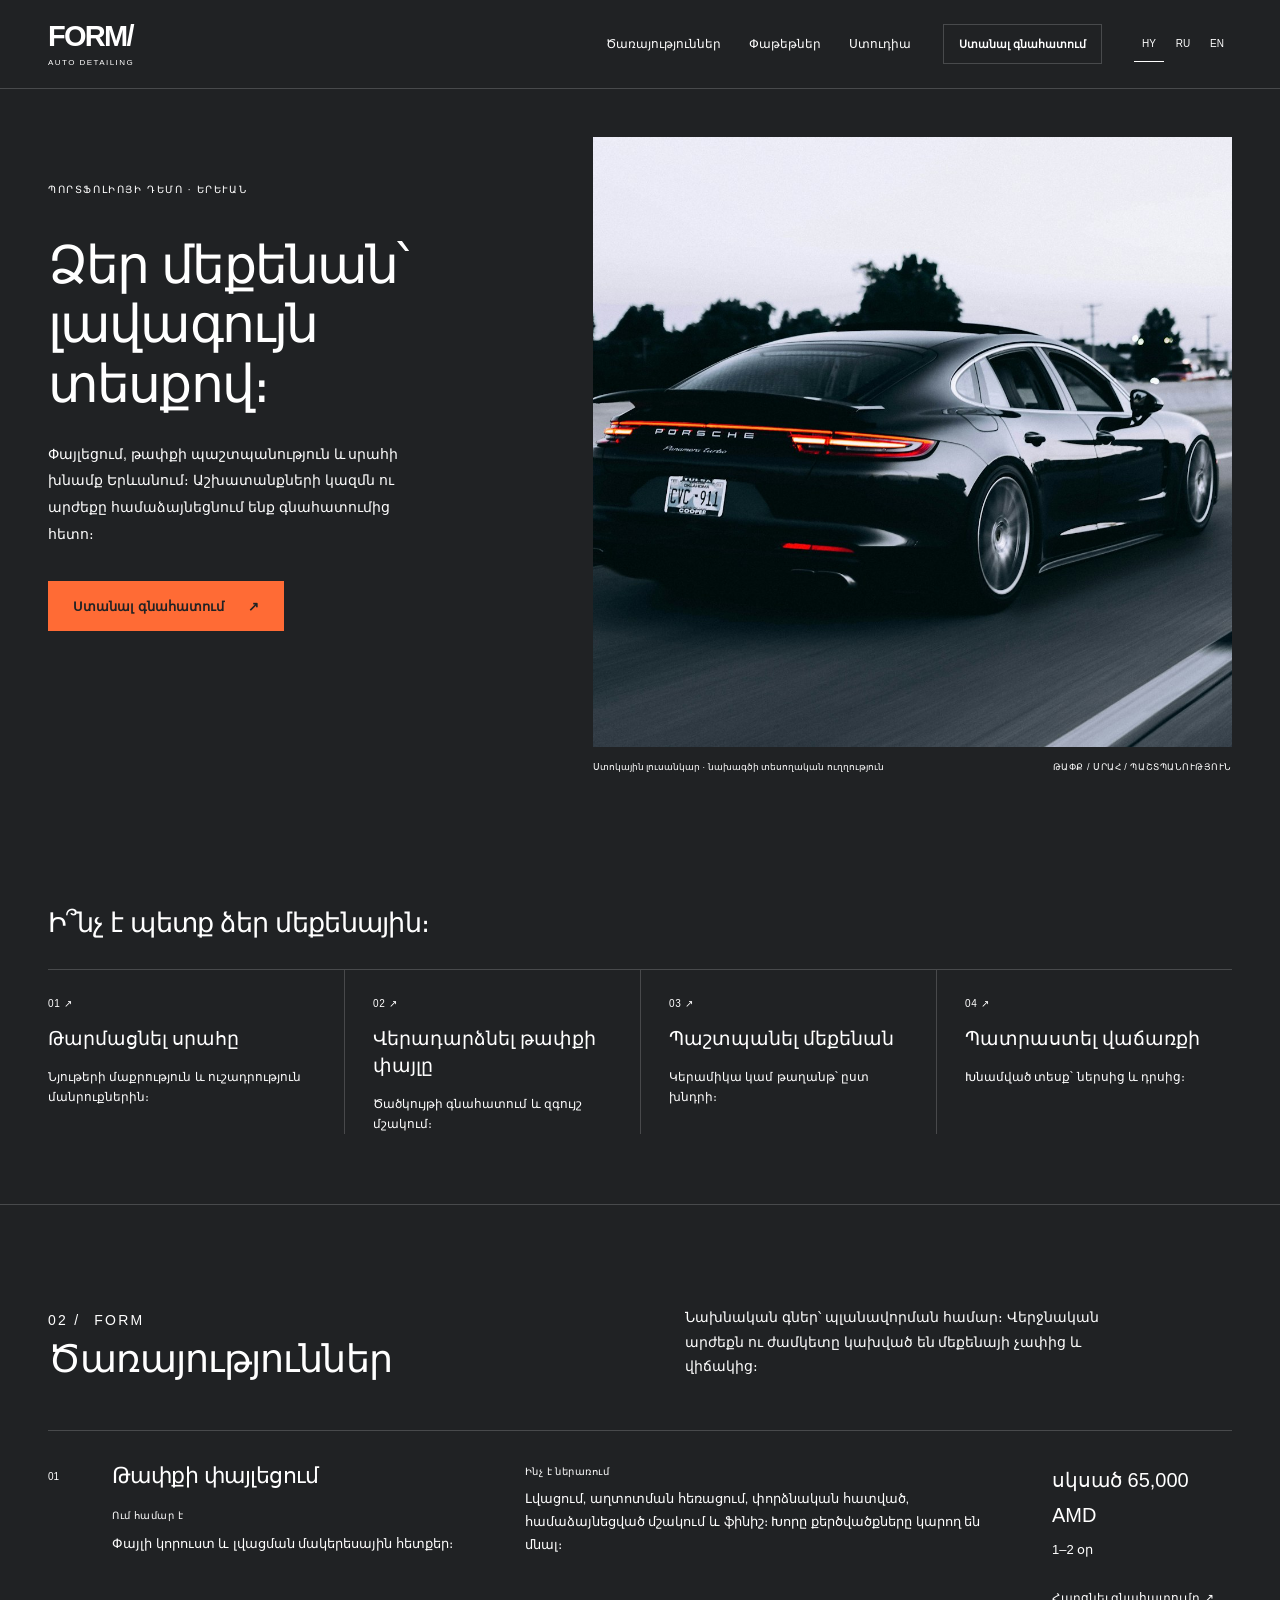
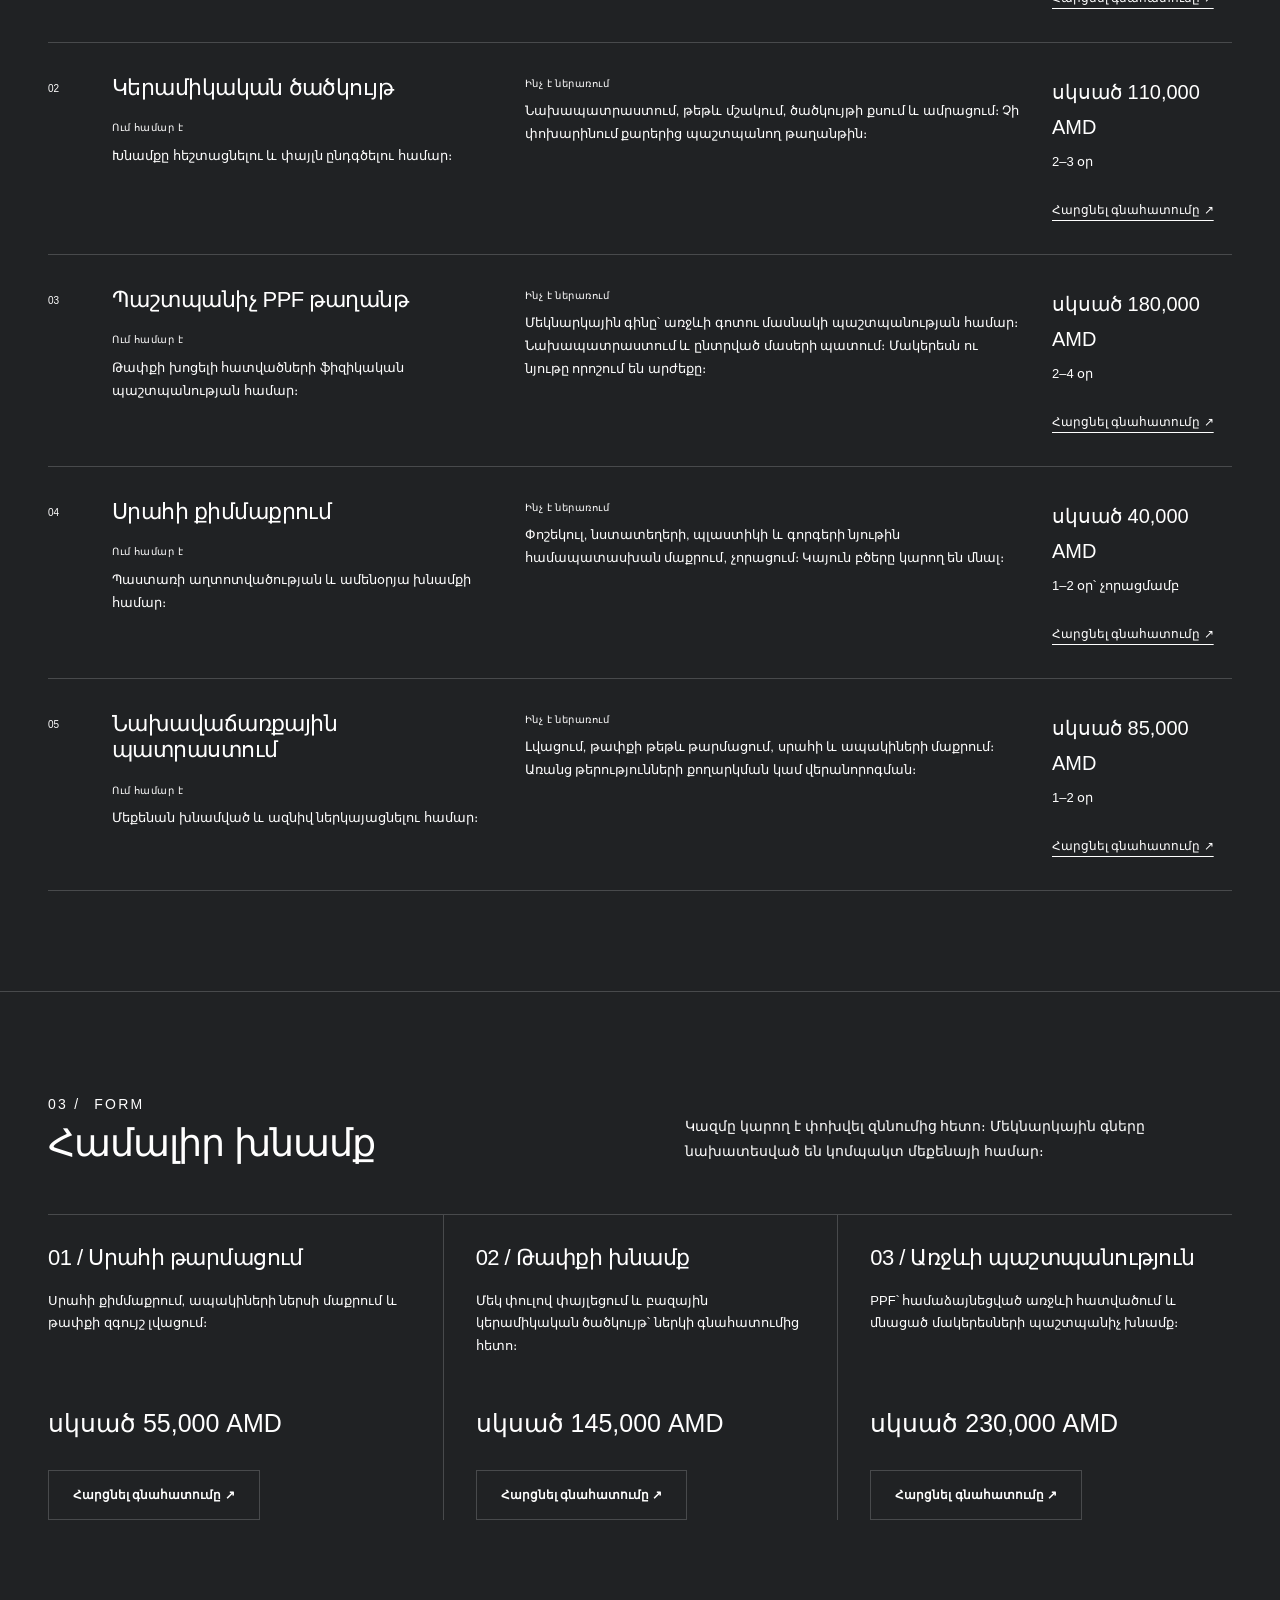
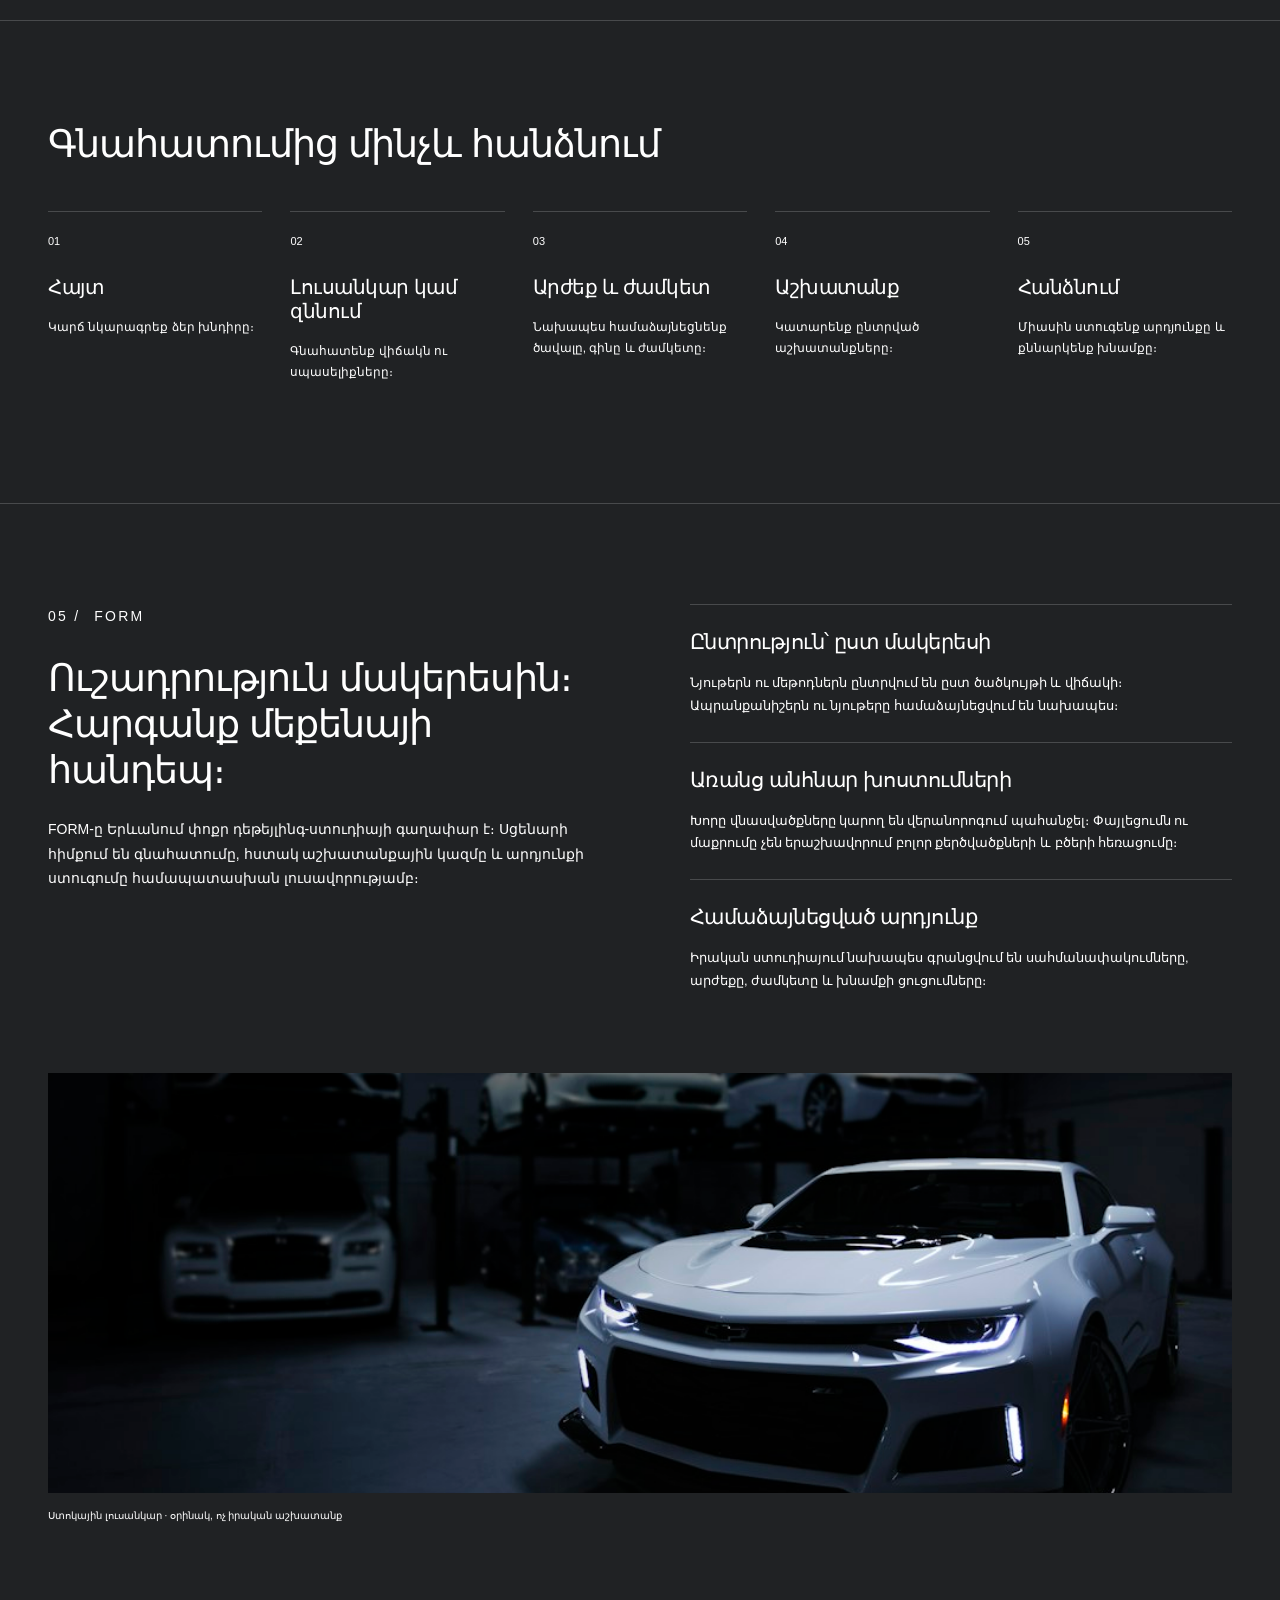
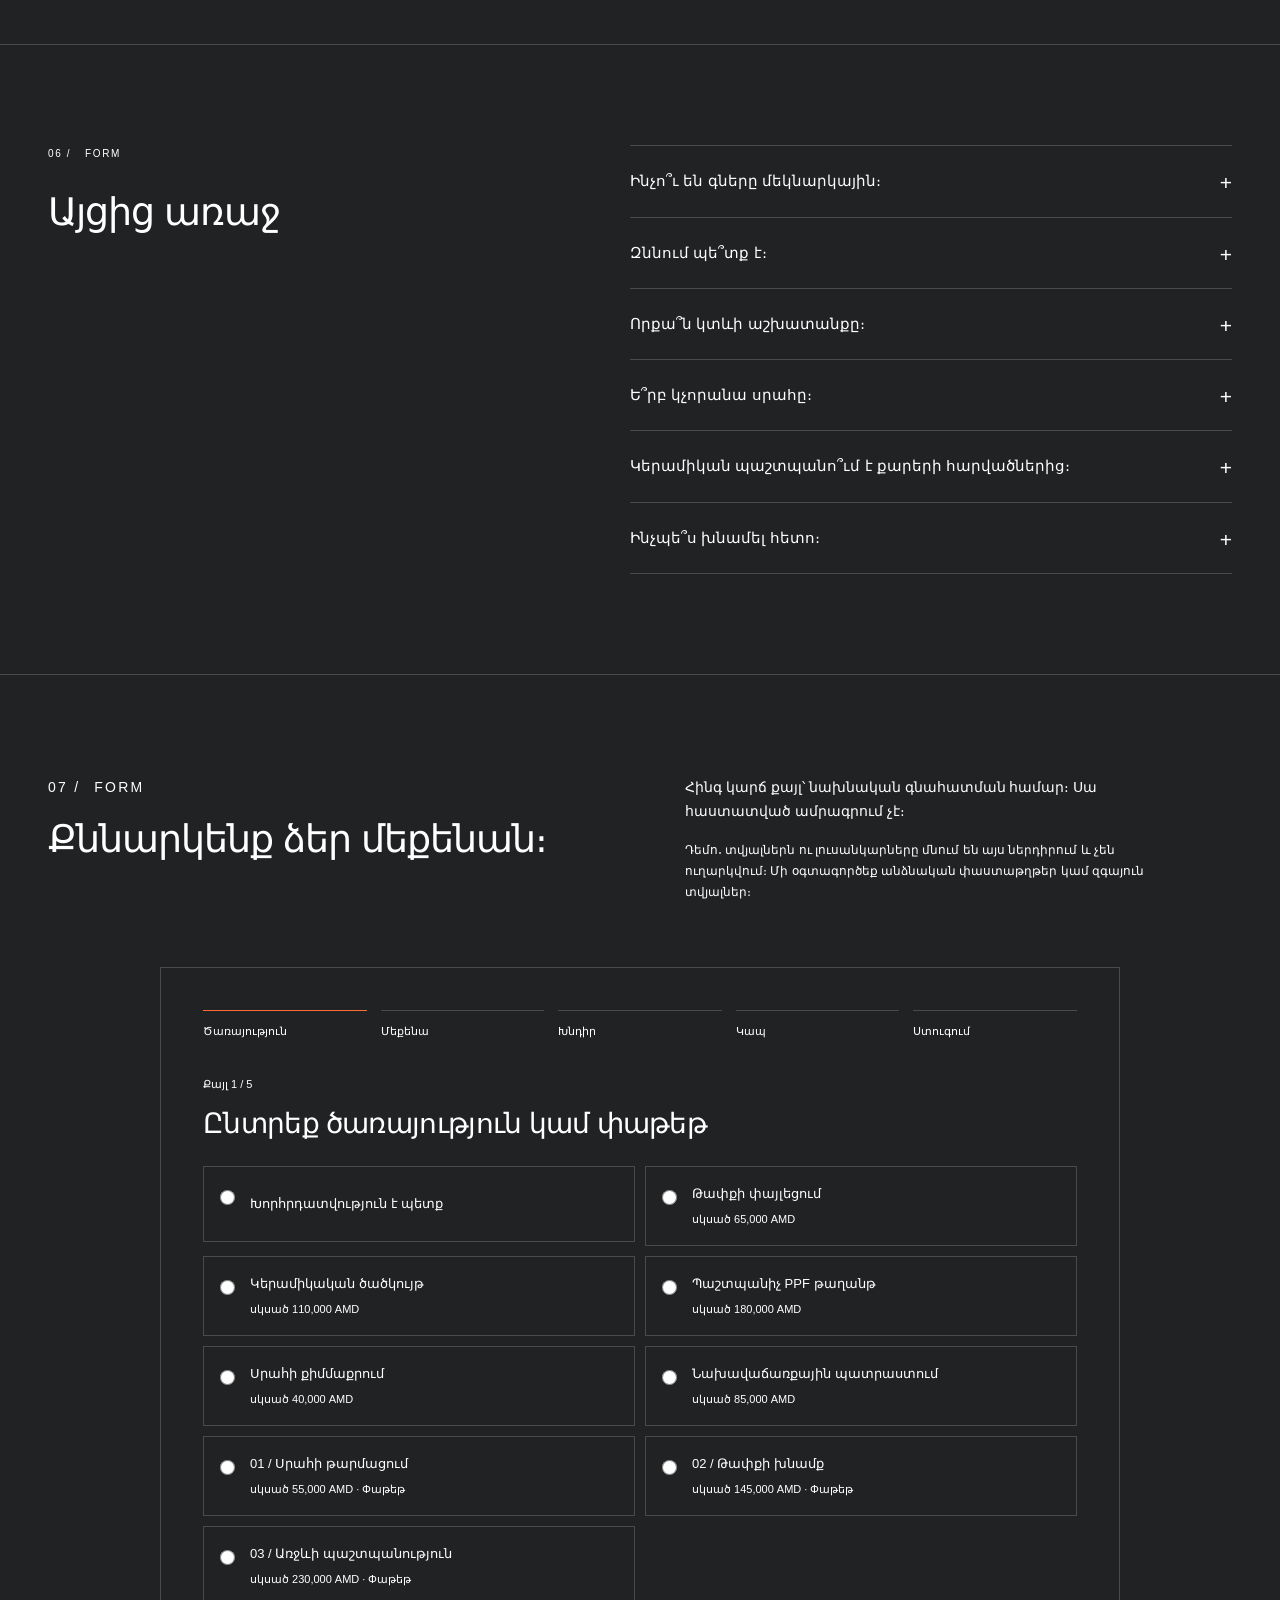
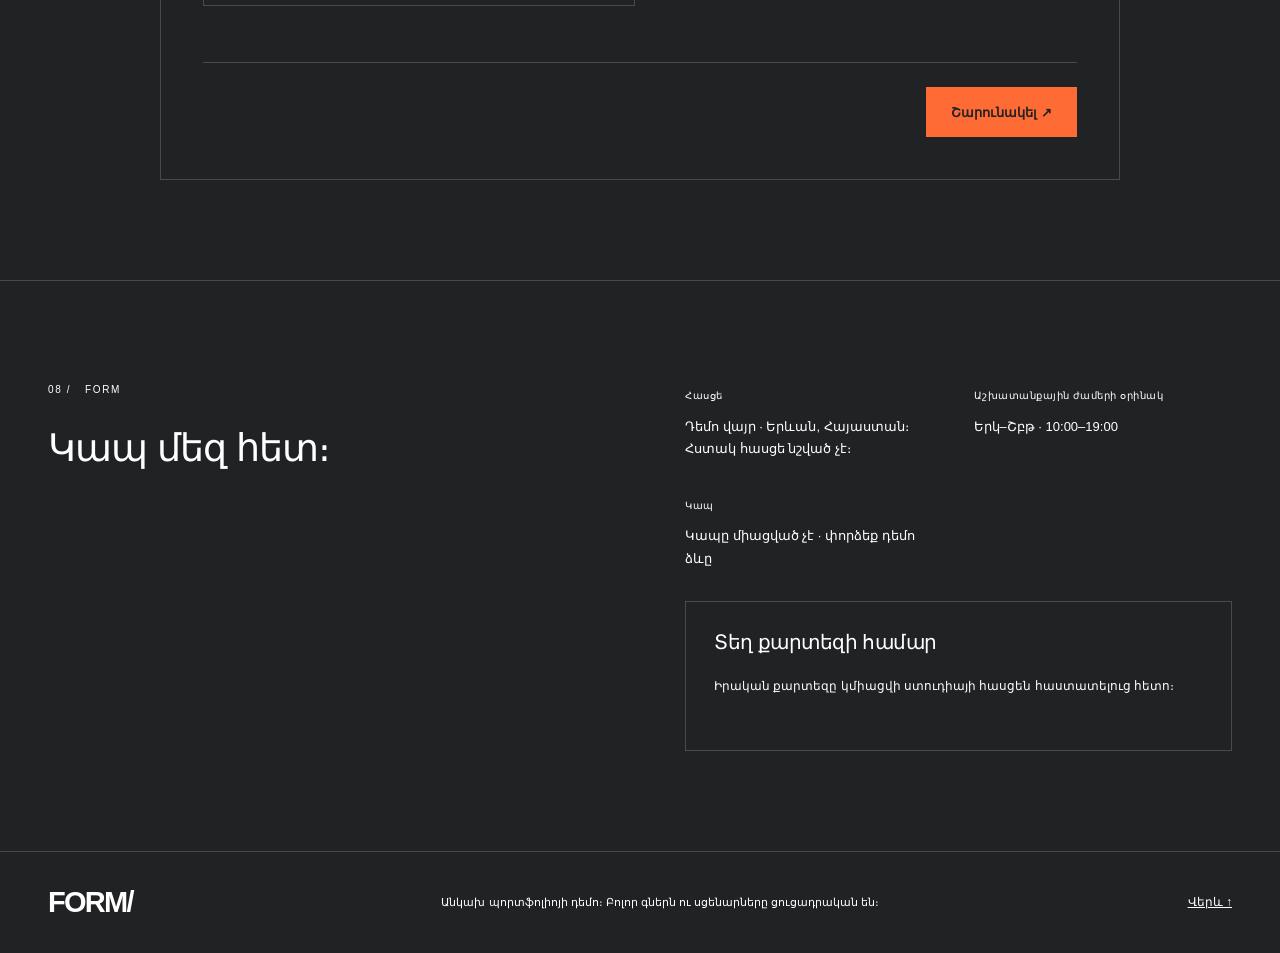
<file: site/index.html>
<!doctype html>
<html lang="hy"><head><meta charset="utf-8"><meta name="viewport" content="width=device-width,initial-scale=1"><meta name="theme-color" content="#202224"><meta name="description" content="Փայլեցում, կերամիկա, PPF և սրահի խնամք։ FORM դեթեյլինգ-ստուդիայի ցուցադրական կայք Երևանում։"><title>FORM — Ավտոդեթեյլինգ Երևանում · Դեմո</title><link rel="icon" href="assets/favicon.svg" type="image/svg+xml"><link rel="stylesheet" href="style.css"><script defer src="data.js"></script><script defer src="integrations.js"></script><script defer src="app.js"></script></head>
<body id="top"><a class="skip" href="#main" data-copy="skip"></a>
<header class="header"><div class="wrap header-inner"><a class="logo" href="index.html" aria-label="FORM Auto detailing">FORM<span>/</span><small>AUTO DETAILING</small></a><nav class="nav" id="navigation" aria-label="Հիմնական նավարկում"><a href="#services" data-nav="0"></a><a href="#packages" data-nav="2"></a><a href="#studio" data-nav="3"></a></nav><a class="button header-cta" href="#request" data-copy="estimate"></a><div class="languages" aria-label="Ընտրել լեզուն"><a href="index.html" lang="hy" data-lang="hy">HY</a><a href="ru.html" lang="ru" data-lang="ru">RU</a><a href="en.html" lang="en" data-lang="en">EN</a></div><button class="menu" aria-expanded="false" aria-controls="navigation" data-copy="menu" type="button"></button></div></header>
<main id="main"><section class="hero" aria-labelledby="heroTitle"><div class="wrap"><p class="kicker" data-copy="demo"></p><div class="hero-top"><h1 id="heroTitle"></h1><p class="hero-text" data-copy="intro"></p></div><div class="hero-actions"><a class="button" href="#request"><span data-copy="estimate"></span> ↗</a></div><figure class="hero-figure"><img src="assets/hero.jpg" alt="Porsche Panamera" fetchpriority="high" width="1600" height="1067"><figcaption><span data-copy="photoLabel"></span><span data-copy="heroFoot"></span></figcaption></figure></div></section>
<section class="section" id="goals" aria-labelledby="goalsTitle"><div class="wrap"><p class="kicker"><span>01 /</span>FORM</p><h2 id="goalsTitle" data-copy="goalTitle"></h2><div class="goal-grid" id="goalGrid"></div></div></section>
<section class="section services" id="services" aria-labelledby="servicesTitle"><div class="wrap"><div class="section-head"><div><p class="kicker"><span>02 /</span>FORM</p><h2 id="servicesTitle" data-copy="servicesTitle"></h2></div><p data-copy="servicesIntro"></p></div><p class="goal-feedback" id="goalFeedback" data-copy="selectedGoal" hidden></p><div id="serviceList"></div></div></section>
<section class="section" id="packages" aria-labelledby="packagesTitle"><div class="wrap"><div class="section-head"><div><p class="kicker"><span>03 /</span>FORM</p><h2 id="packagesTitle" data-copy="packagesTitle"></h2></div><p data-copy="packagesIntro"></p></div><div class="packages" id="packageList"></div></div></section>
<section class="section process" id="process" aria-labelledby="processTitle"><div class="wrap"><p class="kicker"><span>04 /</span>FORM</p><h2 id="processTitle" data-copy="processTitle"></h2><ol class="process-list" id="processList"></ol></div></section>
<section class="section about" id="studio" aria-labelledby="aboutTitle"><div class="wrap"><div class="about-grid"><div><p class="kicker"><span>05 /</span>FORM</p><h2 id="aboutTitle" data-copy="aboutTitle"></h2><p data-copy="aboutText"></p></div><div id="principles"></div></div><img class="about-image" src="assets/paint.jpg" alt="Chevrolet Camaro" width="1000" height="591" loading="lazy"><p class="hint" data-copy="stock"></p></div></section>
<section class="section" id="faq" aria-labelledby="faqTitle"><div class="wrap faq-grid"><div><p class="kicker"><span>06 /</span>FORM</p><h2 id="faqTitle" data-copy="faqTitle"></h2></div><div id="faqList"></div></div></section>
<section class="section request" id="request" aria-labelledby="formTitle"><div class="wrap"><div class="section-head"><div><p class="kicker"><span>07 /</span>FORM</p><h2 id="formTitle" data-copy="formTitle"></h2></div><div><p data-copy="formIntro"></p><p class="privacy" data-copy="privacy"></p></div></div><div class="wizard" id="wizard"></div></div></section>
<section class="section" id="contact" aria-labelledby="contactTitle"><div class="wrap contact-grid"><div><p class="kicker"><span>08 /</span>FORM</p><h2 id="contactTitle" data-copy="contactTitle"></h2></div><div class="contact-details"><div><small data-copy="addressLabel"></small><p data-copy="address"></p></div><div><small data-copy="hoursLabel"></small><p data-copy="hours"></p></div><div><small data-copy="phoneLabel"></small><p data-copy="contactValue"></p></div><div class="map"><h3 data-copy="map"></h3><span data-copy="mapText"></span></div></div></div></section>
</main><footer class="footer"><div class="wrap footer-inner"><a class="logo" href="#top">FORM<span>/</span></a><p data-copy="footer"></p><a href="#top" data-copy="up"></a></div></footer><noscript>JavaScript is required for the interactive demo / Для демо нужен JavaScript / Դեմոյի համար անհրաժեշտ է JavaScript։</noscript></body></html>
</file>
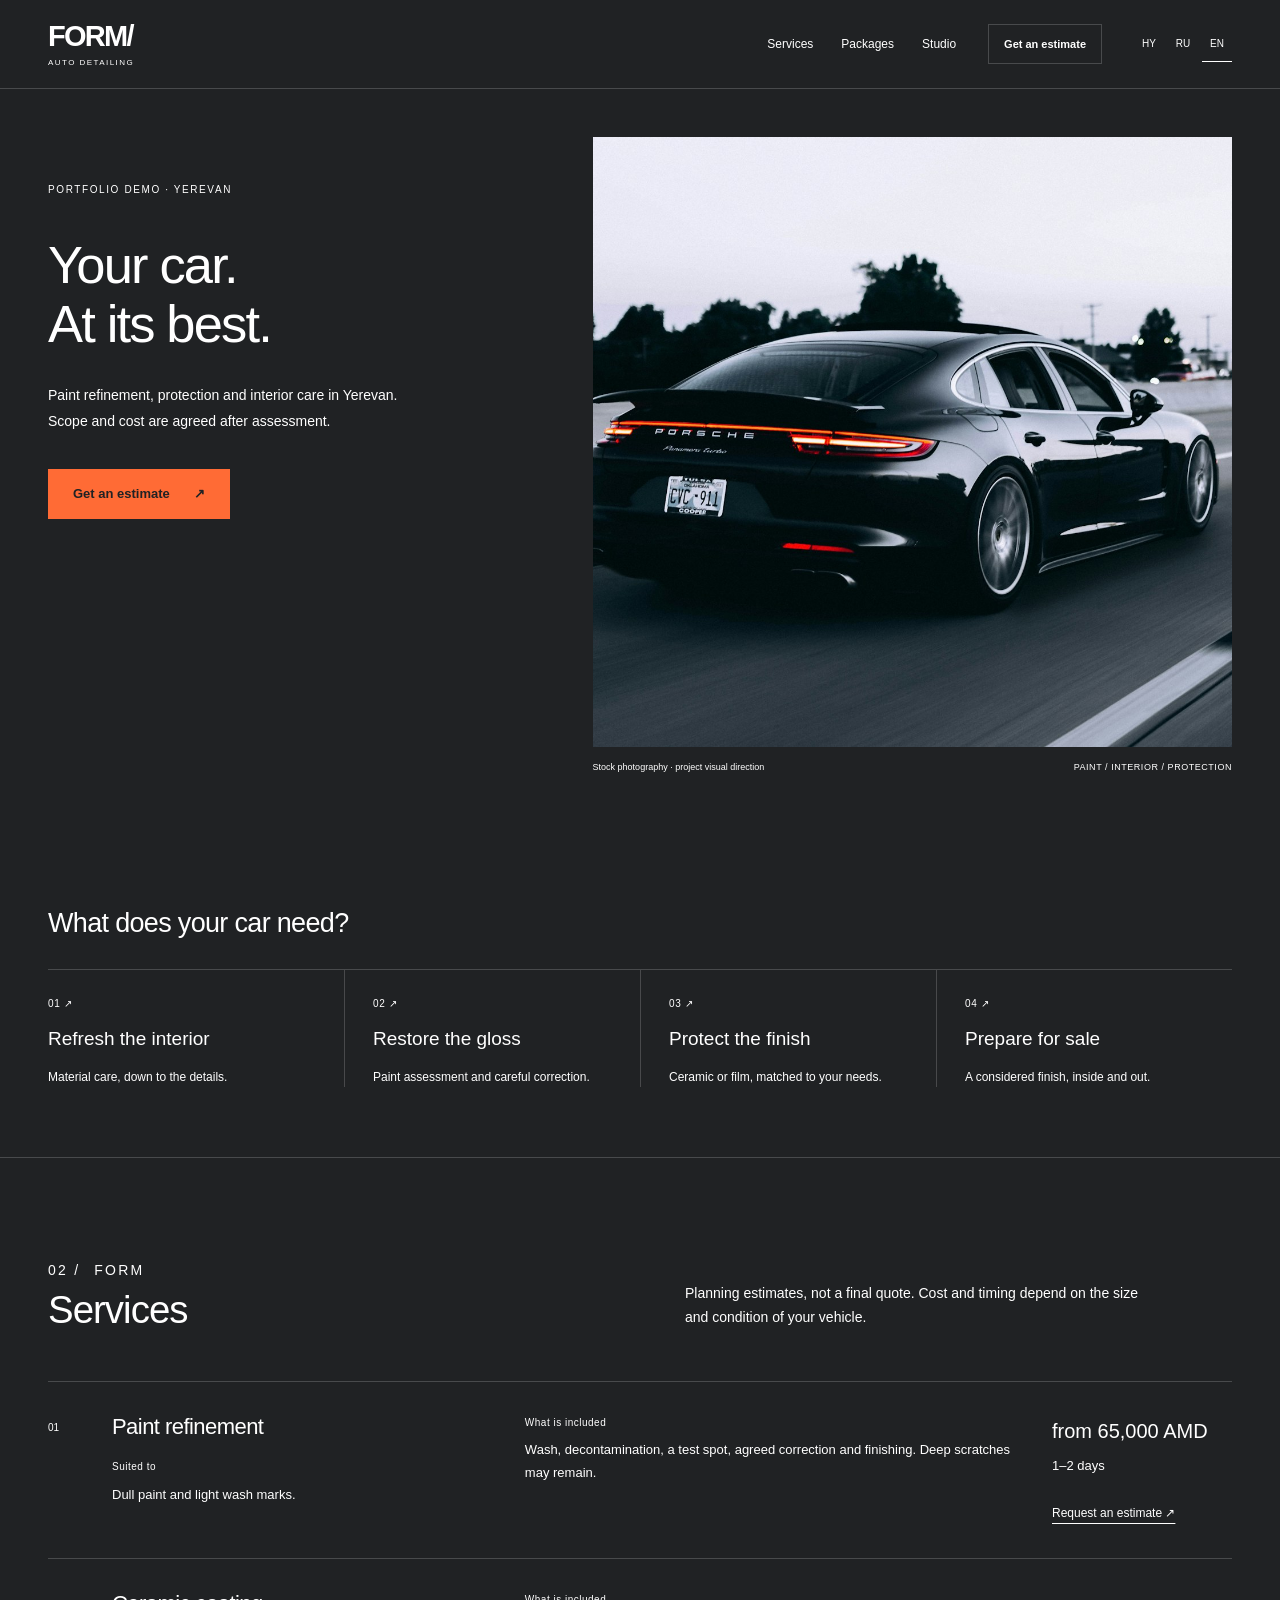
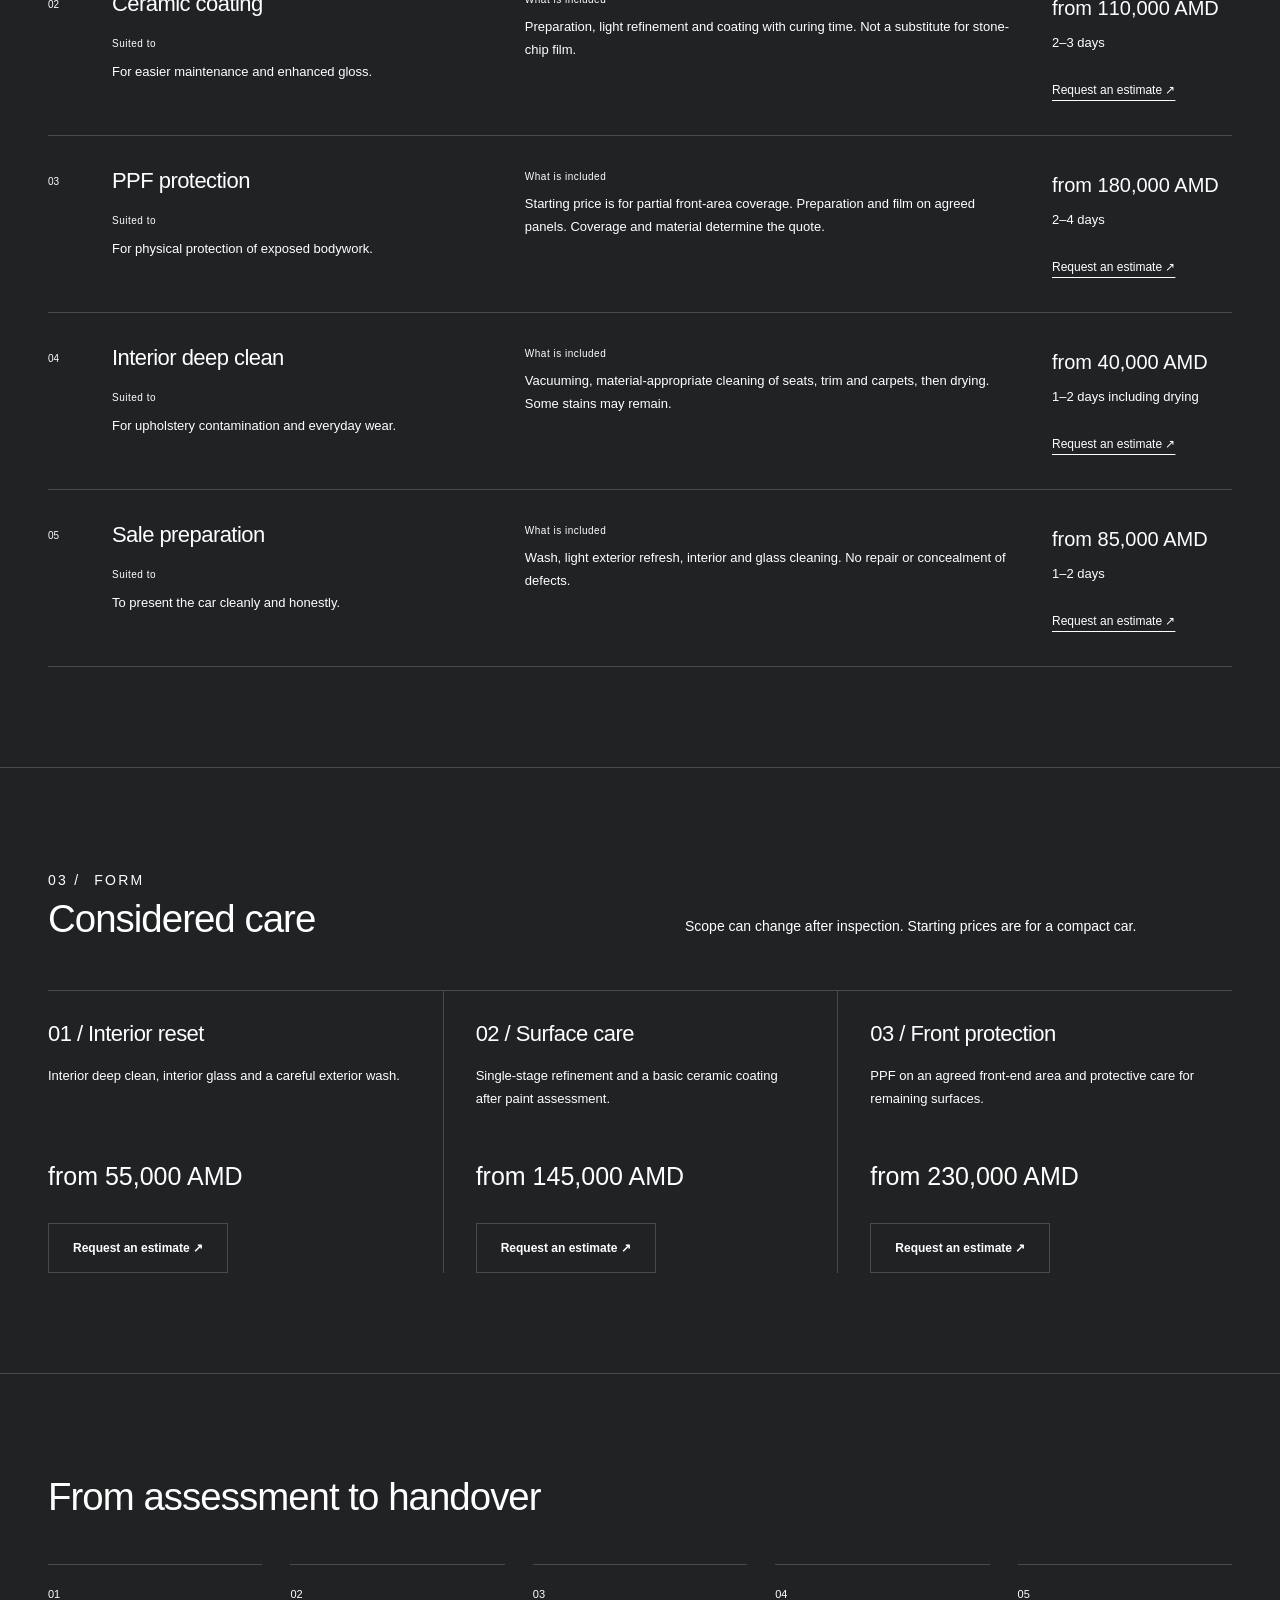
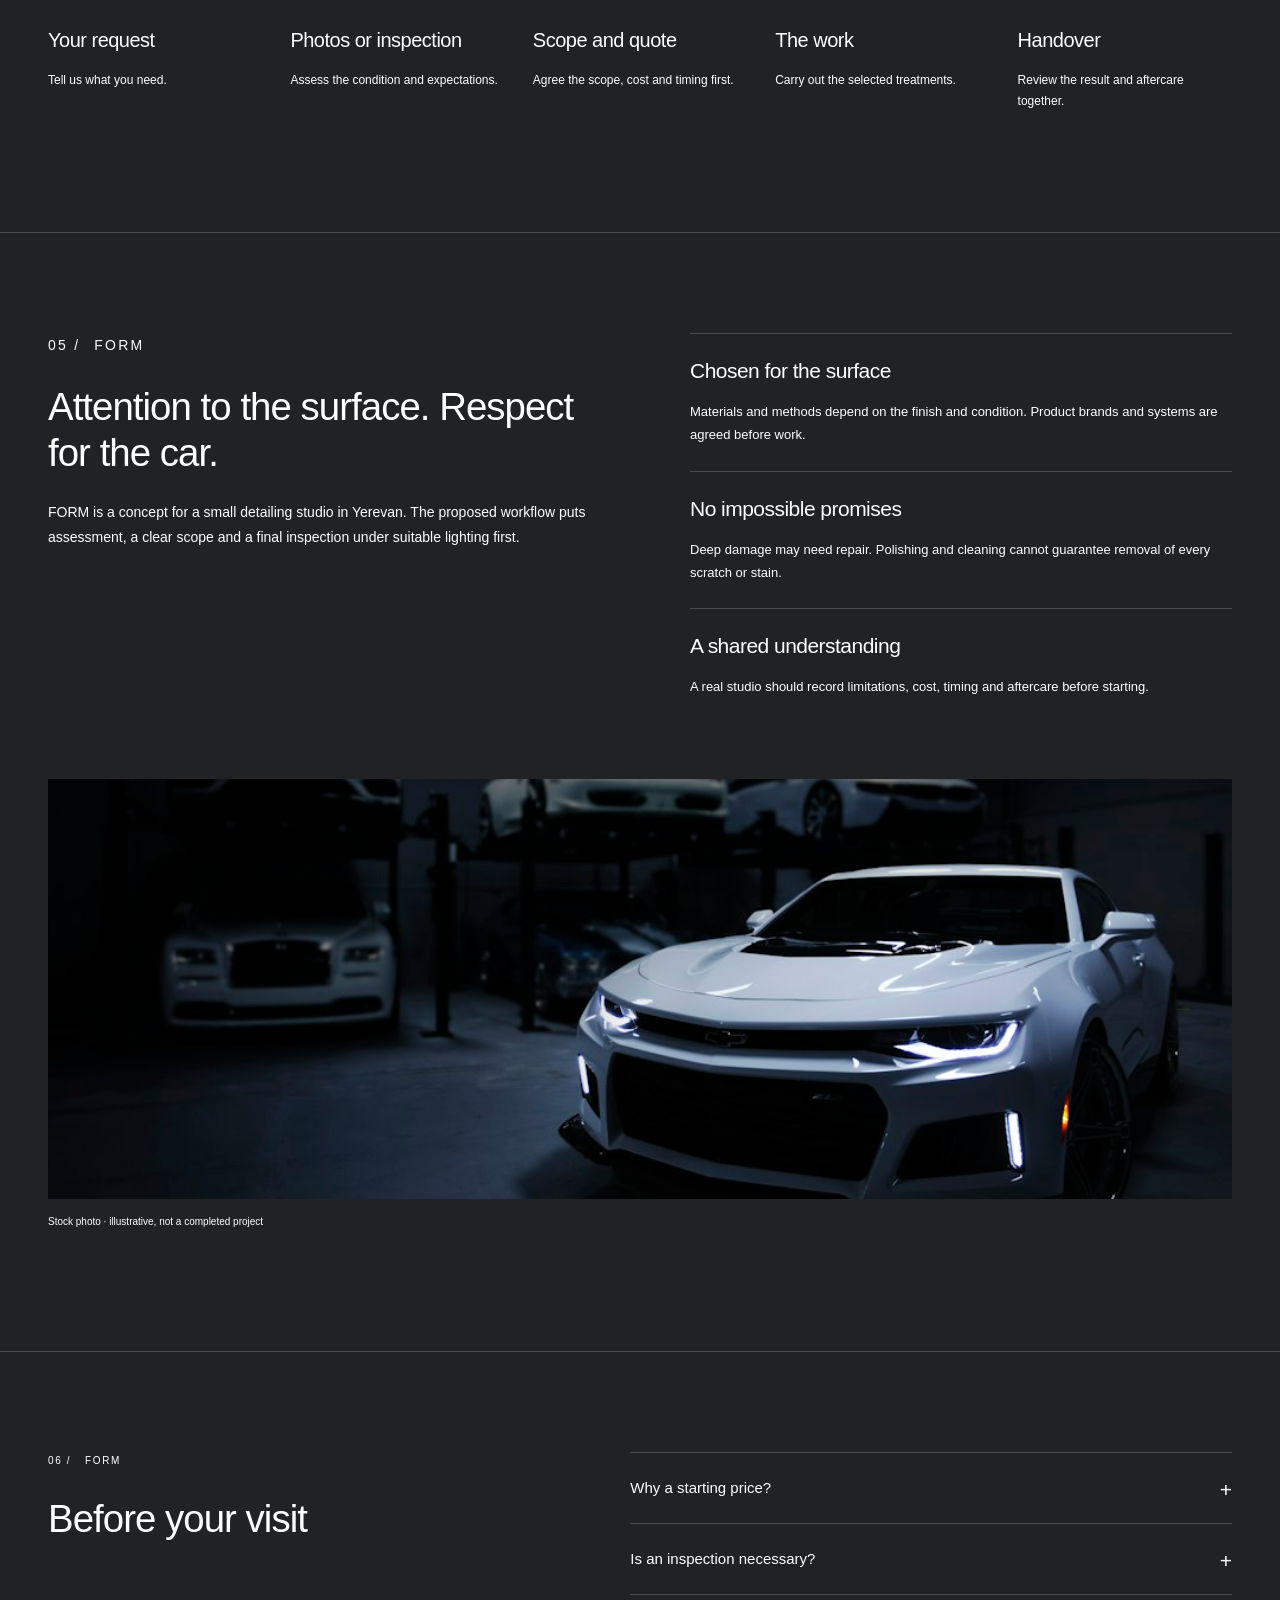
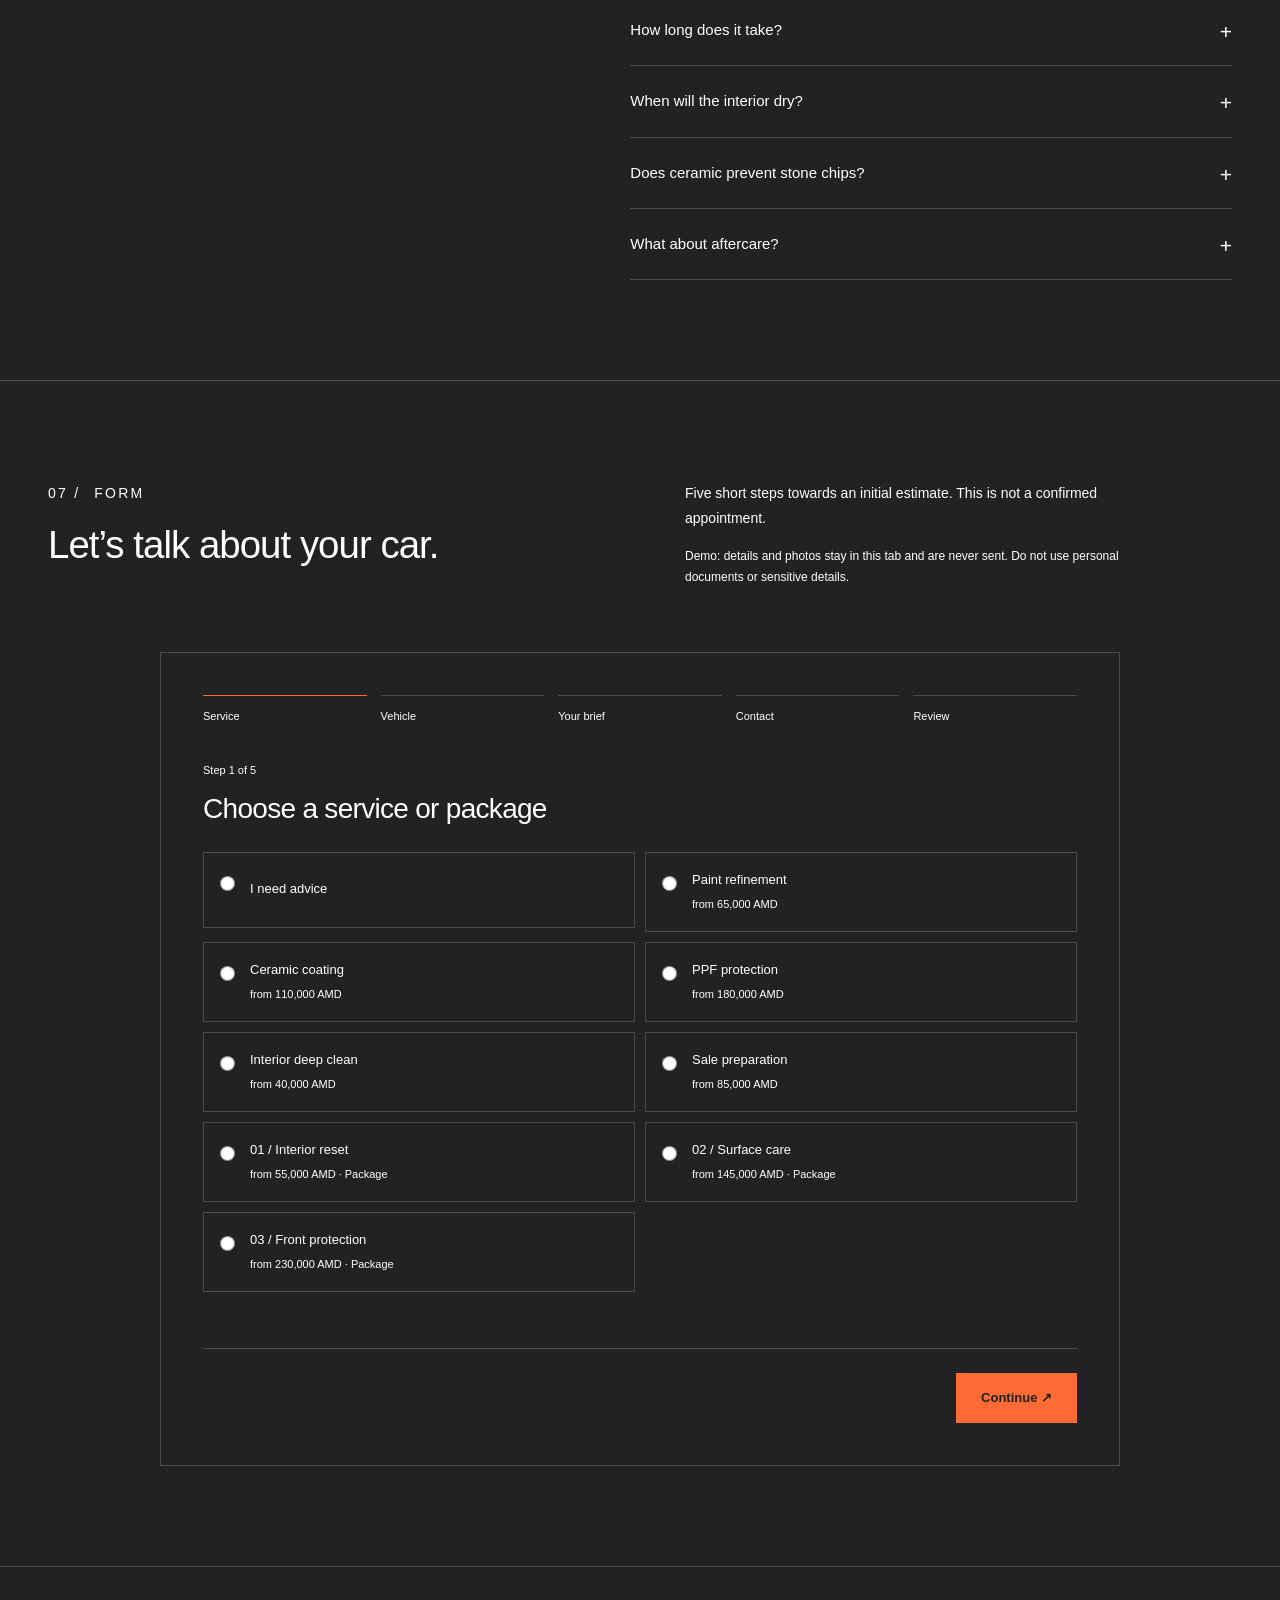
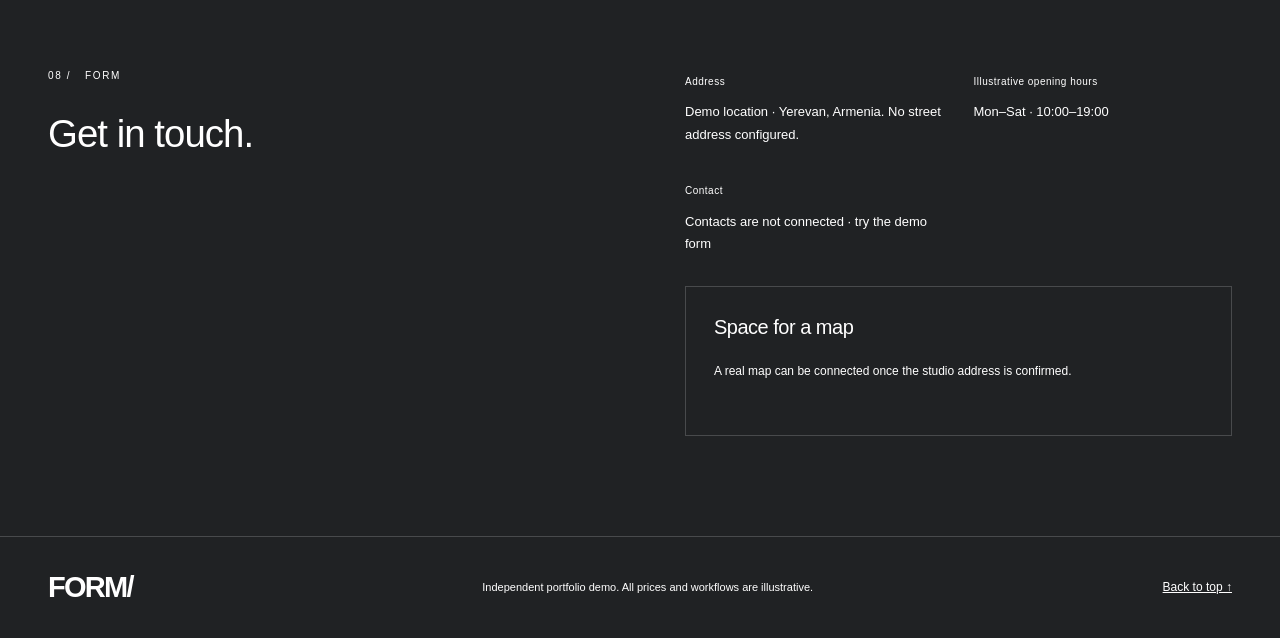
<file: site/en.html>
<!doctype html>
<html lang="en"><head><meta charset="utf-8"><meta name="viewport" content="width=device-width,initial-scale=1"><meta name="theme-color" content="#202224"><meta name="description" content="Paint refinement, ceramic coating, PPF and interior care. A portfolio demo for FORM detailing in Yerevan."><title>FORM — Auto detailing in Yerevan · Portfolio demo</title><link rel="icon" href="assets/favicon.svg" type="image/svg+xml"><link rel="stylesheet" href="style.css"><script defer src="data.js"></script><script defer src="integrations.js"></script><script defer src="app.js"></script></head>
<body id="top"><a class="skip" href="#main" data-copy="skip"></a>
<header class="header"><div class="wrap header-inner"><a class="logo" href="en.html" aria-label="FORM Auto detailing">FORM<span>/</span><small>AUTO DETAILING</small></a><nav class="nav" id="navigation" aria-label="Main navigation"><a href="#services" data-nav="0"></a><a href="#packages" data-nav="2"></a><a href="#studio" data-nav="3"></a></nav><a class="button header-cta" href="#request" data-copy="estimate"></a><div class="languages" aria-label="Choose language"><a href="index.html" lang="hy" data-lang="hy">HY</a><a href="ru.html" lang="ru" data-lang="ru">RU</a><a href="en.html" lang="en" data-lang="en">EN</a></div><button class="menu" aria-expanded="false" aria-controls="navigation" data-copy="menu" type="button"></button></div></header>
<main id="main"><section class="hero" aria-labelledby="heroTitle"><div class="wrap"><p class="kicker" data-copy="demo"></p><div class="hero-top"><h1 id="heroTitle"></h1><p class="hero-text" data-copy="intro"></p></div><div class="hero-actions"><a class="button" href="#request"><span data-copy="estimate"></span> ↗</a></div><figure class="hero-figure"><img src="assets/hero.jpg" alt="Porsche Panamera" fetchpriority="high" width="1600" height="1067"><figcaption><span data-copy="photoLabel"></span><span data-copy="heroFoot"></span></figcaption></figure></div></section>
<section class="section" id="goals" aria-labelledby="goalsTitle"><div class="wrap"><p class="kicker"><span>01 /</span>FORM</p><h2 id="goalsTitle" data-copy="goalTitle"></h2><div class="goal-grid" id="goalGrid"></div></div></section>
<section class="section services" id="services" aria-labelledby="servicesTitle"><div class="wrap"><div class="section-head"><div><p class="kicker"><span>02 /</span>FORM</p><h2 id="servicesTitle" data-copy="servicesTitle"></h2></div><p data-copy="servicesIntro"></p></div><p class="goal-feedback" id="goalFeedback" data-copy="selectedGoal" hidden></p><div id="serviceList"></div></div></section>
<section class="section" id="packages" aria-labelledby="packagesTitle"><div class="wrap"><div class="section-head"><div><p class="kicker"><span>03 /</span>FORM</p><h2 id="packagesTitle" data-copy="packagesTitle"></h2></div><p data-copy="packagesIntro"></p></div><div class="packages" id="packageList"></div></div></section>
<section class="section process" id="process" aria-labelledby="processTitle"><div class="wrap"><p class="kicker"><span>04 /</span>FORM</p><h2 id="processTitle" data-copy="processTitle"></h2><ol class="process-list" id="processList"></ol></div></section>
<section class="section about" id="studio" aria-labelledby="aboutTitle"><div class="wrap"><div class="about-grid"><div><p class="kicker"><span>05 /</span>FORM</p><h2 id="aboutTitle" data-copy="aboutTitle"></h2><p data-copy="aboutText"></p></div><div id="principles"></div></div><img class="about-image" src="assets/paint.jpg" alt="Chevrolet Camaro" width="1000" height="591" loading="lazy"><p class="hint" data-copy="stock"></p></div></section>
<section class="section" id="faq" aria-labelledby="faqTitle"><div class="wrap faq-grid"><div><p class="kicker"><span>06 /</span>FORM</p><h2 id="faqTitle" data-copy="faqTitle"></h2></div><div id="faqList"></div></div></section>
<section class="section request" id="request" aria-labelledby="formTitle"><div class="wrap"><div class="section-head"><div><p class="kicker"><span>07 /</span>FORM</p><h2 id="formTitle" data-copy="formTitle"></h2></div><div><p data-copy="formIntro"></p><p class="privacy" data-copy="privacy"></p></div></div><div class="wizard" id="wizard"></div></div></section>
<section class="section" id="contact" aria-labelledby="contactTitle"><div class="wrap contact-grid"><div><p class="kicker"><span>08 /</span>FORM</p><h2 id="contactTitle" data-copy="contactTitle"></h2></div><div class="contact-details"><div><small data-copy="addressLabel"></small><p data-copy="address"></p></div><div><small data-copy="hoursLabel"></small><p data-copy="hours"></p></div><div><small data-copy="phoneLabel"></small><p data-copy="contactValue"></p></div><div class="map"><h3 data-copy="map"></h3><span data-copy="mapText"></span></div></div></div></section>
</main><footer class="footer"><div class="wrap footer-inner"><a class="logo" href="#top">FORM<span>/</span></a><p data-copy="footer"></p><a href="#top" data-copy="up"></a></div></footer><noscript>JavaScript is required for the interactive demo / Для демо нужен JavaScript / Դեմոյի համար անհրաժեշտ է JavaScript։</noscript></body></html>
</file>
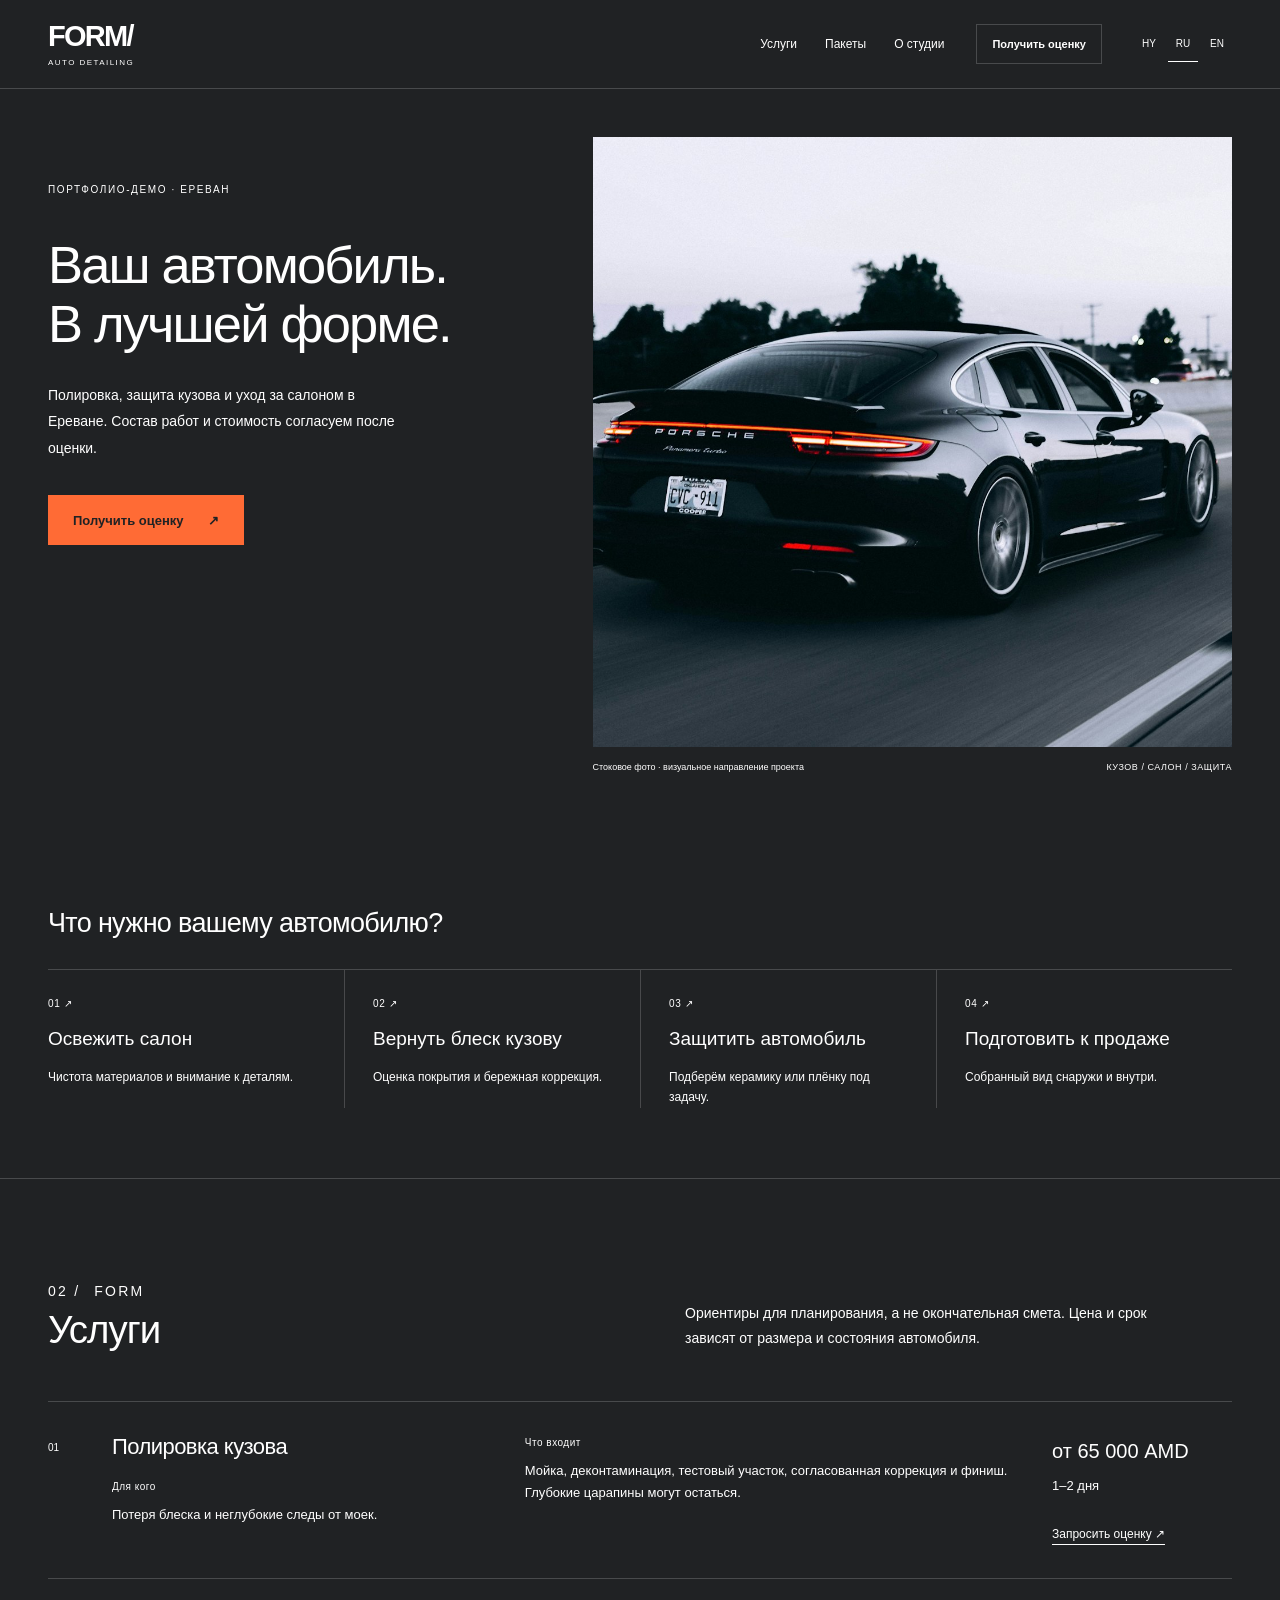
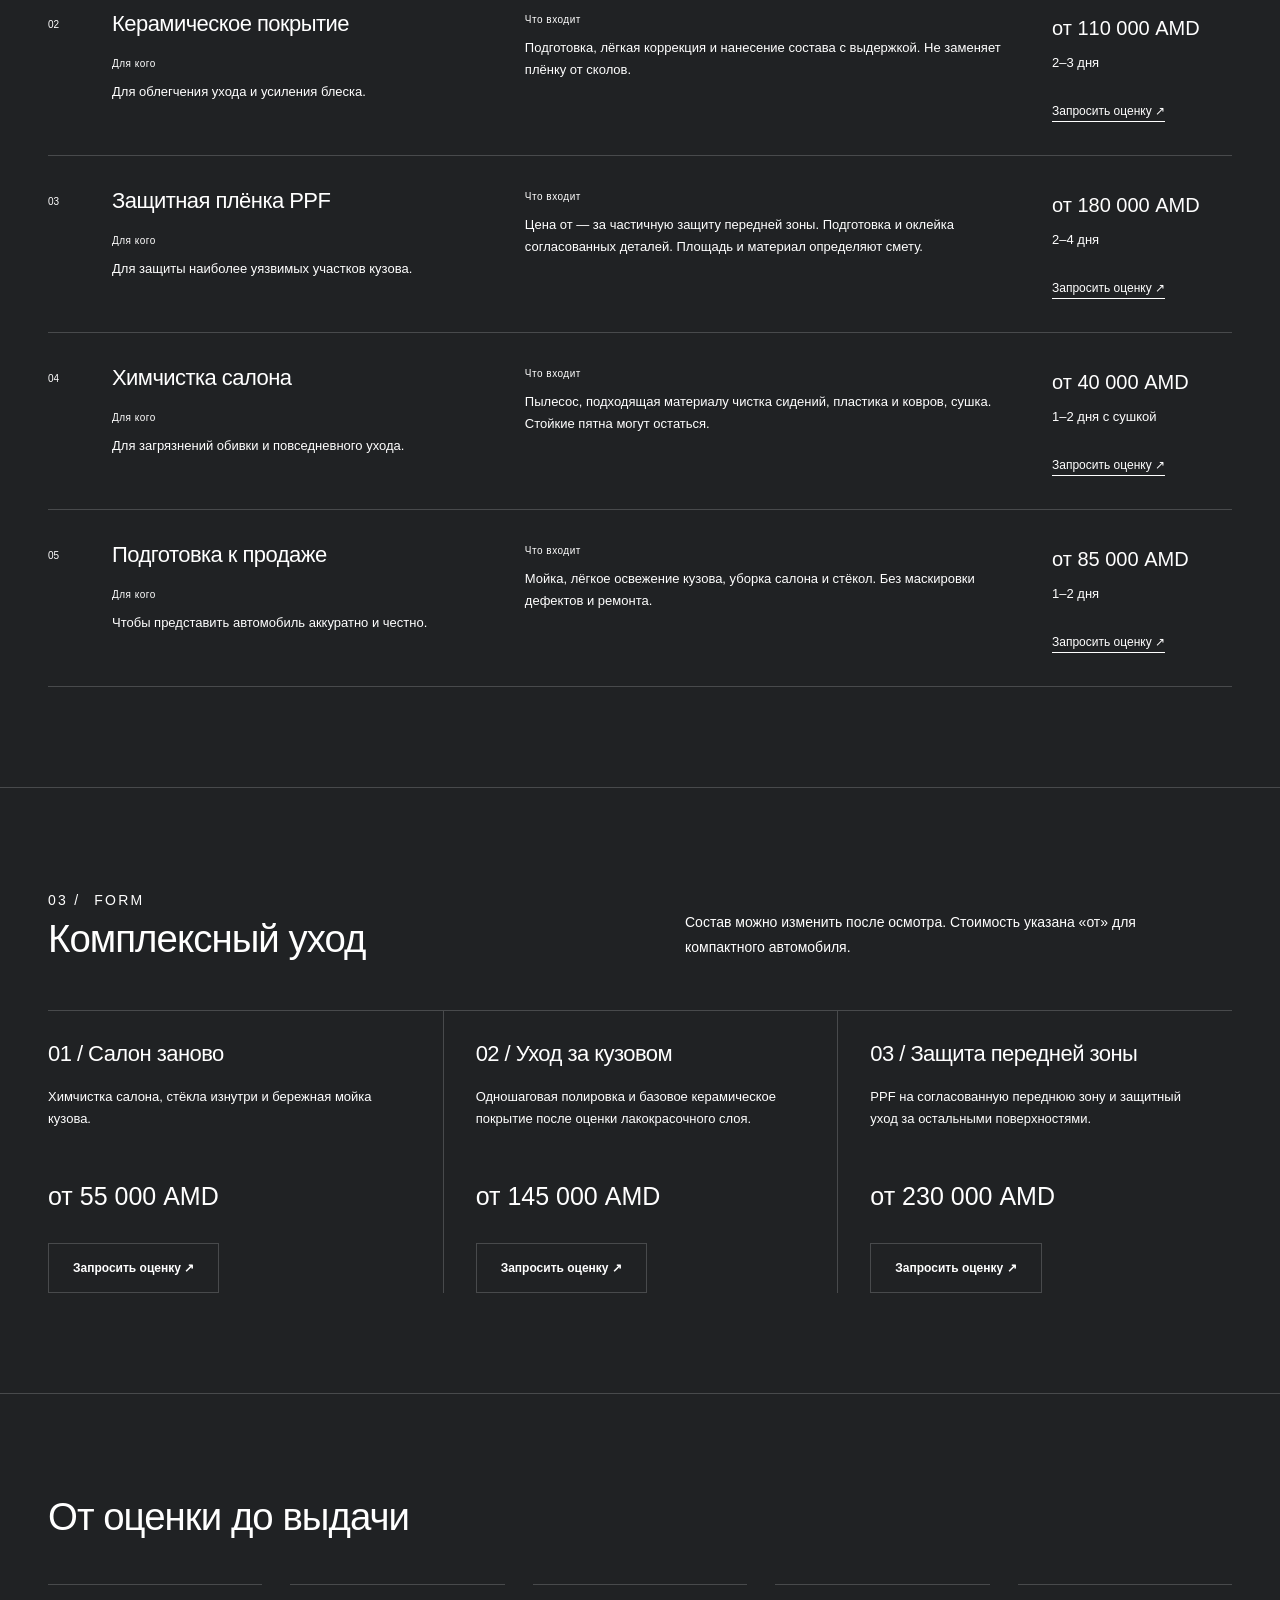
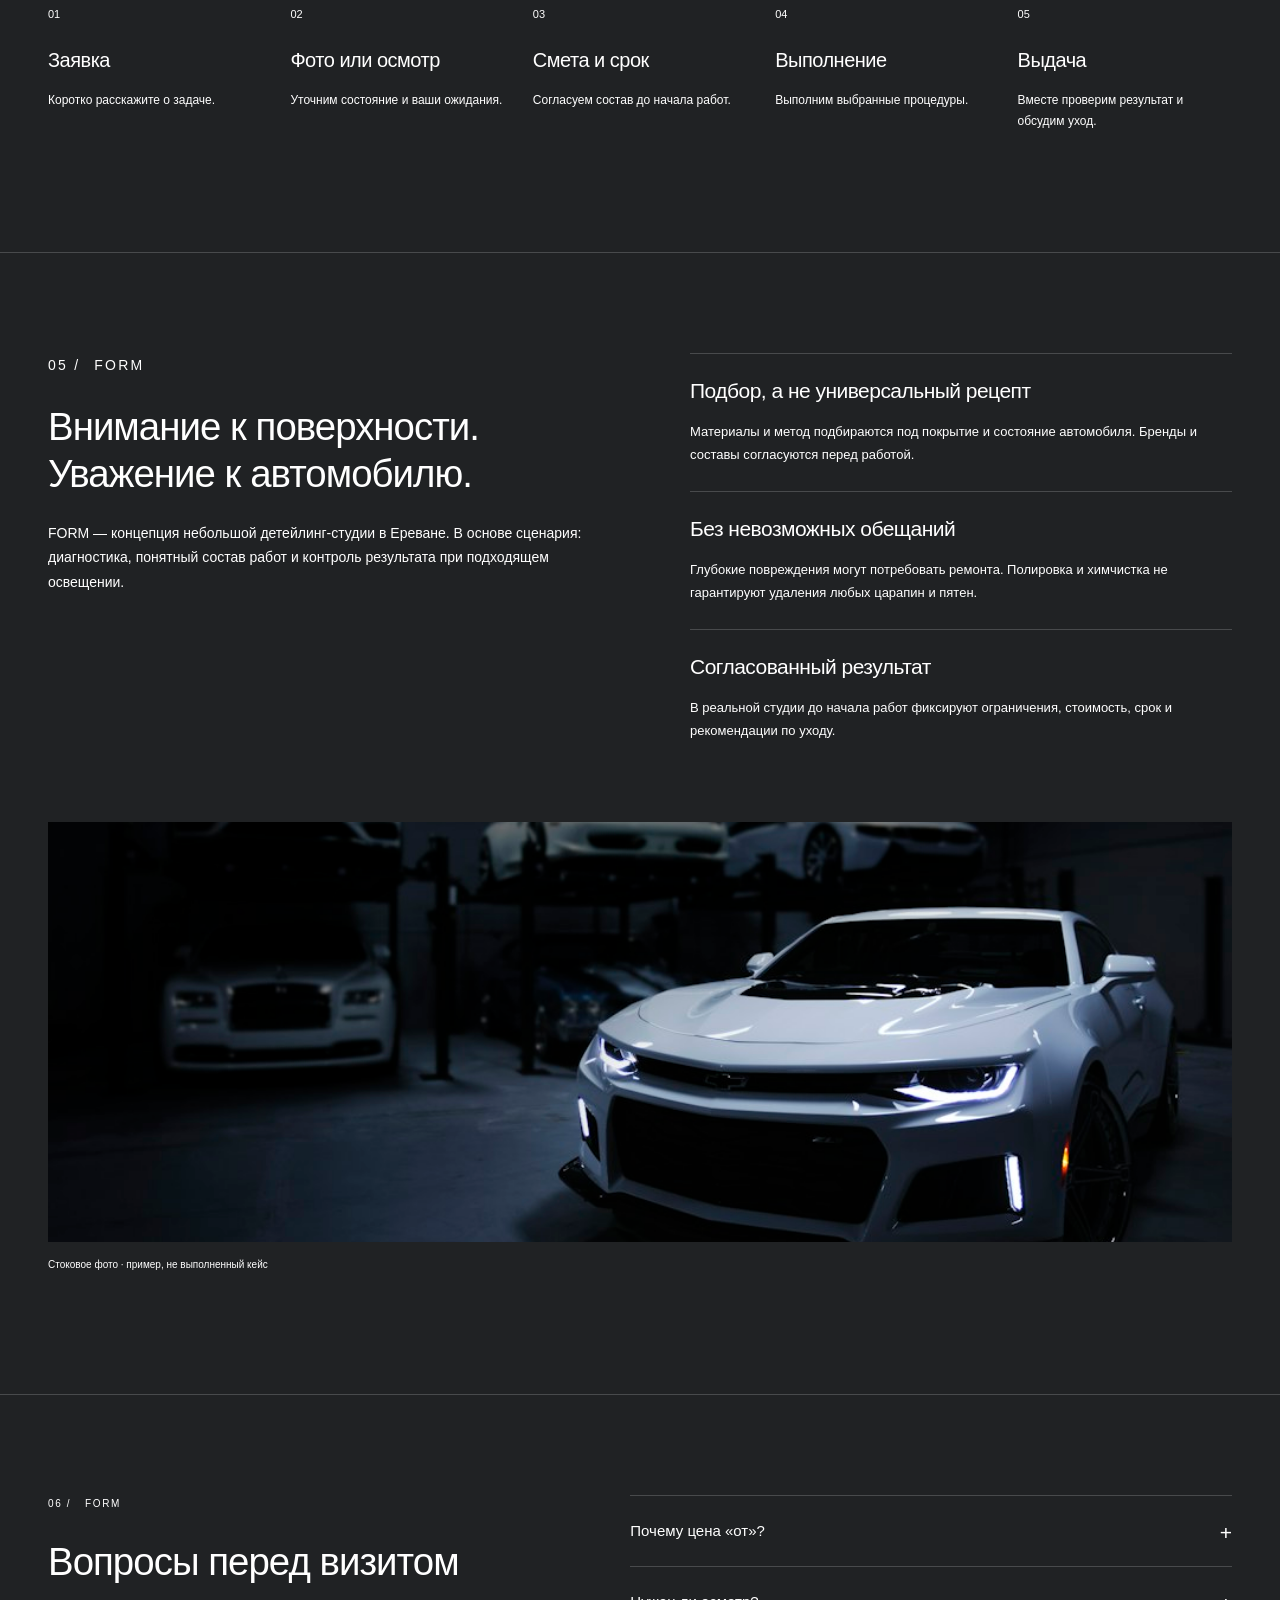
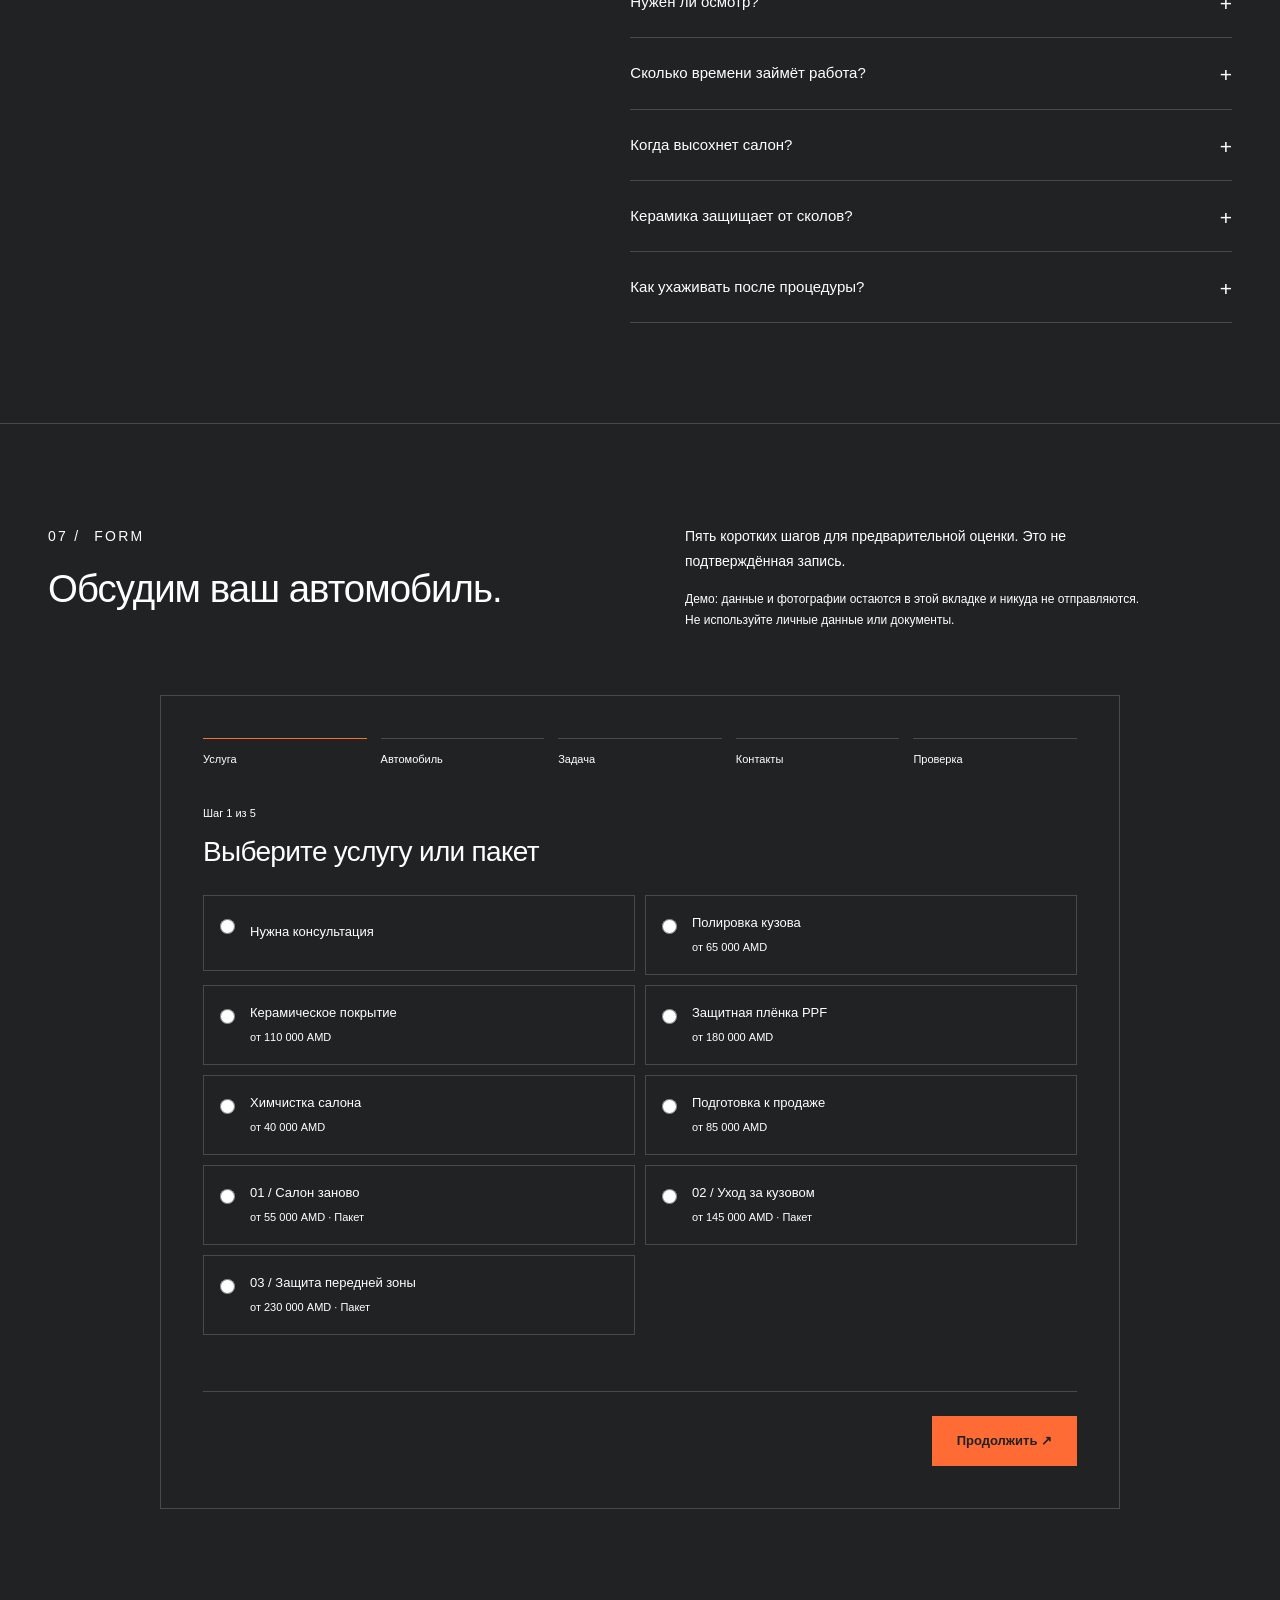
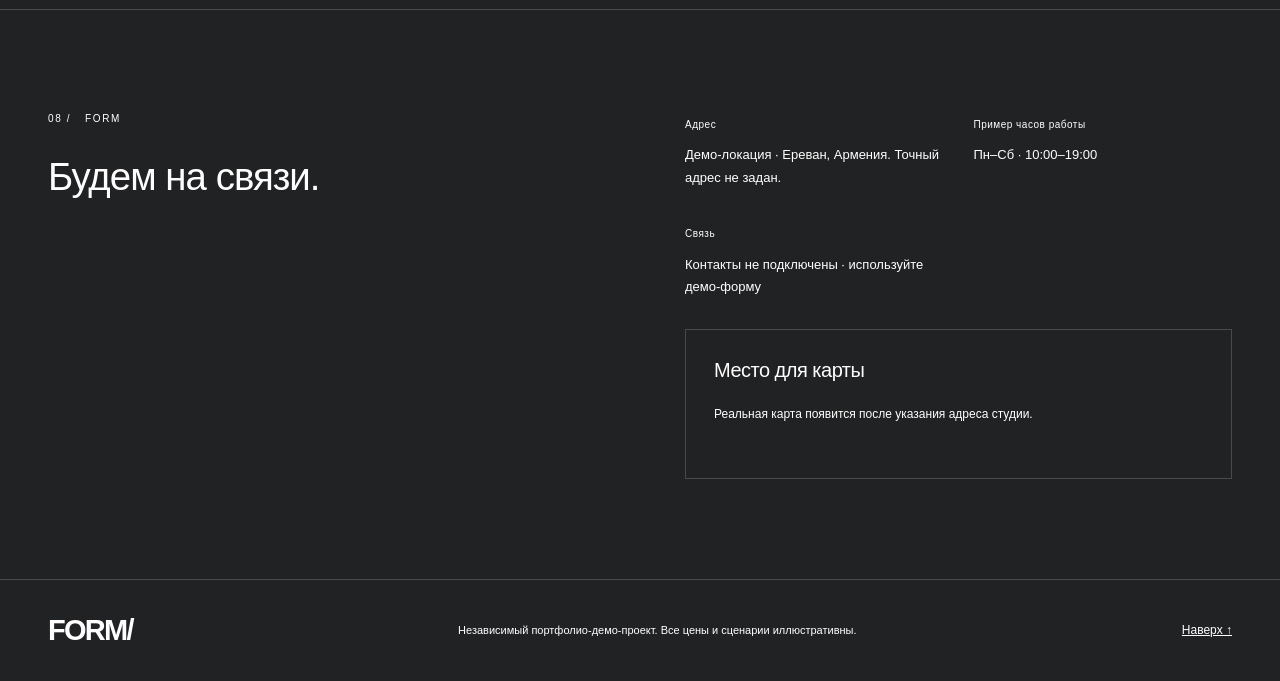
<file: site/ru.html>
<!doctype html>
<html lang="ru"><head><meta charset="utf-8"><meta name="viewport" content="width=device-width,initial-scale=1"><meta name="theme-color" content="#202224"><meta name="description" content="Полировка, керамика, PPF и уход за салоном. Демонстрационный сайт детейлинг-студии FORM в Ереване."><title>FORM — детейлинг в Ереване · Портфолио-демо</title><link rel="icon" href="assets/favicon.svg" type="image/svg+xml"><link rel="stylesheet" href="style.css"><script defer src="data.js"></script><script defer src="integrations.js"></script><script defer src="app.js"></script></head>
<body id="top"><a class="skip" href="#main" data-copy="skip"></a>
<header class="header"><div class="wrap header-inner"><a class="logo" href="ru.html" aria-label="FORM Auto detailing">FORM<span>/</span><small>AUTO DETAILING</small></a><nav class="nav" id="navigation" aria-label="Основная навигация"><a href="#services" data-nav="0"></a><a href="#packages" data-nav="2"></a><a href="#studio" data-nav="3"></a></nav><a class="button header-cta" href="#request" data-copy="estimate"></a><div class="languages" aria-label="Выбор языка"><a href="index.html" lang="hy" data-lang="hy">HY</a><a href="ru.html" lang="ru" data-lang="ru">RU</a><a href="en.html" lang="en" data-lang="en">EN</a></div><button class="menu" aria-expanded="false" aria-controls="navigation" data-copy="menu" type="button"></button></div></header>
<main id="main"><section class="hero" aria-labelledby="heroTitle"><div class="wrap"><p class="kicker" data-copy="demo"></p><div class="hero-top"><h1 id="heroTitle"></h1><p class="hero-text" data-copy="intro"></p></div><div class="hero-actions"><a class="button" href="#request"><span data-copy="estimate"></span> ↗</a></div><figure class="hero-figure"><img src="assets/hero.jpg" alt="Porsche Panamera" fetchpriority="high" width="1600" height="1067"><figcaption><span data-copy="photoLabel"></span><span data-copy="heroFoot"></span></figcaption></figure></div></section>
<section class="section" id="goals" aria-labelledby="goalsTitle"><div class="wrap"><p class="kicker"><span>01 /</span>FORM</p><h2 id="goalsTitle" data-copy="goalTitle"></h2><div class="goal-grid" id="goalGrid"></div></div></section>
<section class="section services" id="services" aria-labelledby="servicesTitle"><div class="wrap"><div class="section-head"><div><p class="kicker"><span>02 /</span>FORM</p><h2 id="servicesTitle" data-copy="servicesTitle"></h2></div><p data-copy="servicesIntro"></p></div><p class="goal-feedback" id="goalFeedback" data-copy="selectedGoal" hidden></p><div id="serviceList"></div></div></section>
<section class="section" id="packages" aria-labelledby="packagesTitle"><div class="wrap"><div class="section-head"><div><p class="kicker"><span>03 /</span>FORM</p><h2 id="packagesTitle" data-copy="packagesTitle"></h2></div><p data-copy="packagesIntro"></p></div><div class="packages" id="packageList"></div></div></section>
<section class="section process" id="process" aria-labelledby="processTitle"><div class="wrap"><p class="kicker"><span>04 /</span>FORM</p><h2 id="processTitle" data-copy="processTitle"></h2><ol class="process-list" id="processList"></ol></div></section>
<section class="section about" id="studio" aria-labelledby="aboutTitle"><div class="wrap"><div class="about-grid"><div><p class="kicker"><span>05 /</span>FORM</p><h2 id="aboutTitle" data-copy="aboutTitle"></h2><p data-copy="aboutText"></p></div><div id="principles"></div></div><img class="about-image" src="assets/paint.jpg" alt="Chevrolet Camaro" width="1000" height="591" loading="lazy"><p class="hint" data-copy="stock"></p></div></section>
<section class="section" id="faq" aria-labelledby="faqTitle"><div class="wrap faq-grid"><div><p class="kicker"><span>06 /</span>FORM</p><h2 id="faqTitle" data-copy="faqTitle"></h2></div><div id="faqList"></div></div></section>
<section class="section request" id="request" aria-labelledby="formTitle"><div class="wrap"><div class="section-head"><div><p class="kicker"><span>07 /</span>FORM</p><h2 id="formTitle" data-copy="formTitle"></h2></div><div><p data-copy="formIntro"></p><p class="privacy" data-copy="privacy"></p></div></div><div class="wizard" id="wizard"></div></div></section>
<section class="section" id="contact" aria-labelledby="contactTitle"><div class="wrap contact-grid"><div><p class="kicker"><span>08 /</span>FORM</p><h2 id="contactTitle" data-copy="contactTitle"></h2></div><div class="contact-details"><div><small data-copy="addressLabel"></small><p data-copy="address"></p></div><div><small data-copy="hoursLabel"></small><p data-copy="hours"></p></div><div><small data-copy="phoneLabel"></small><p data-copy="contactValue"></p></div><div class="map"><h3 data-copy="map"></h3><span data-copy="mapText"></span></div></div></div></section>
</main><footer class="footer"><div class="wrap footer-inner"><a class="logo" href="#top">FORM<span>/</span></a><p data-copy="footer"></p><a href="#top" data-copy="up"></a></div></footer><noscript>JavaScript is required for the interactive demo / Для демо нужен JavaScript / Դեմոյի համար անհրաժեշտ է JavaScript։</noscript></body></html>
</file>
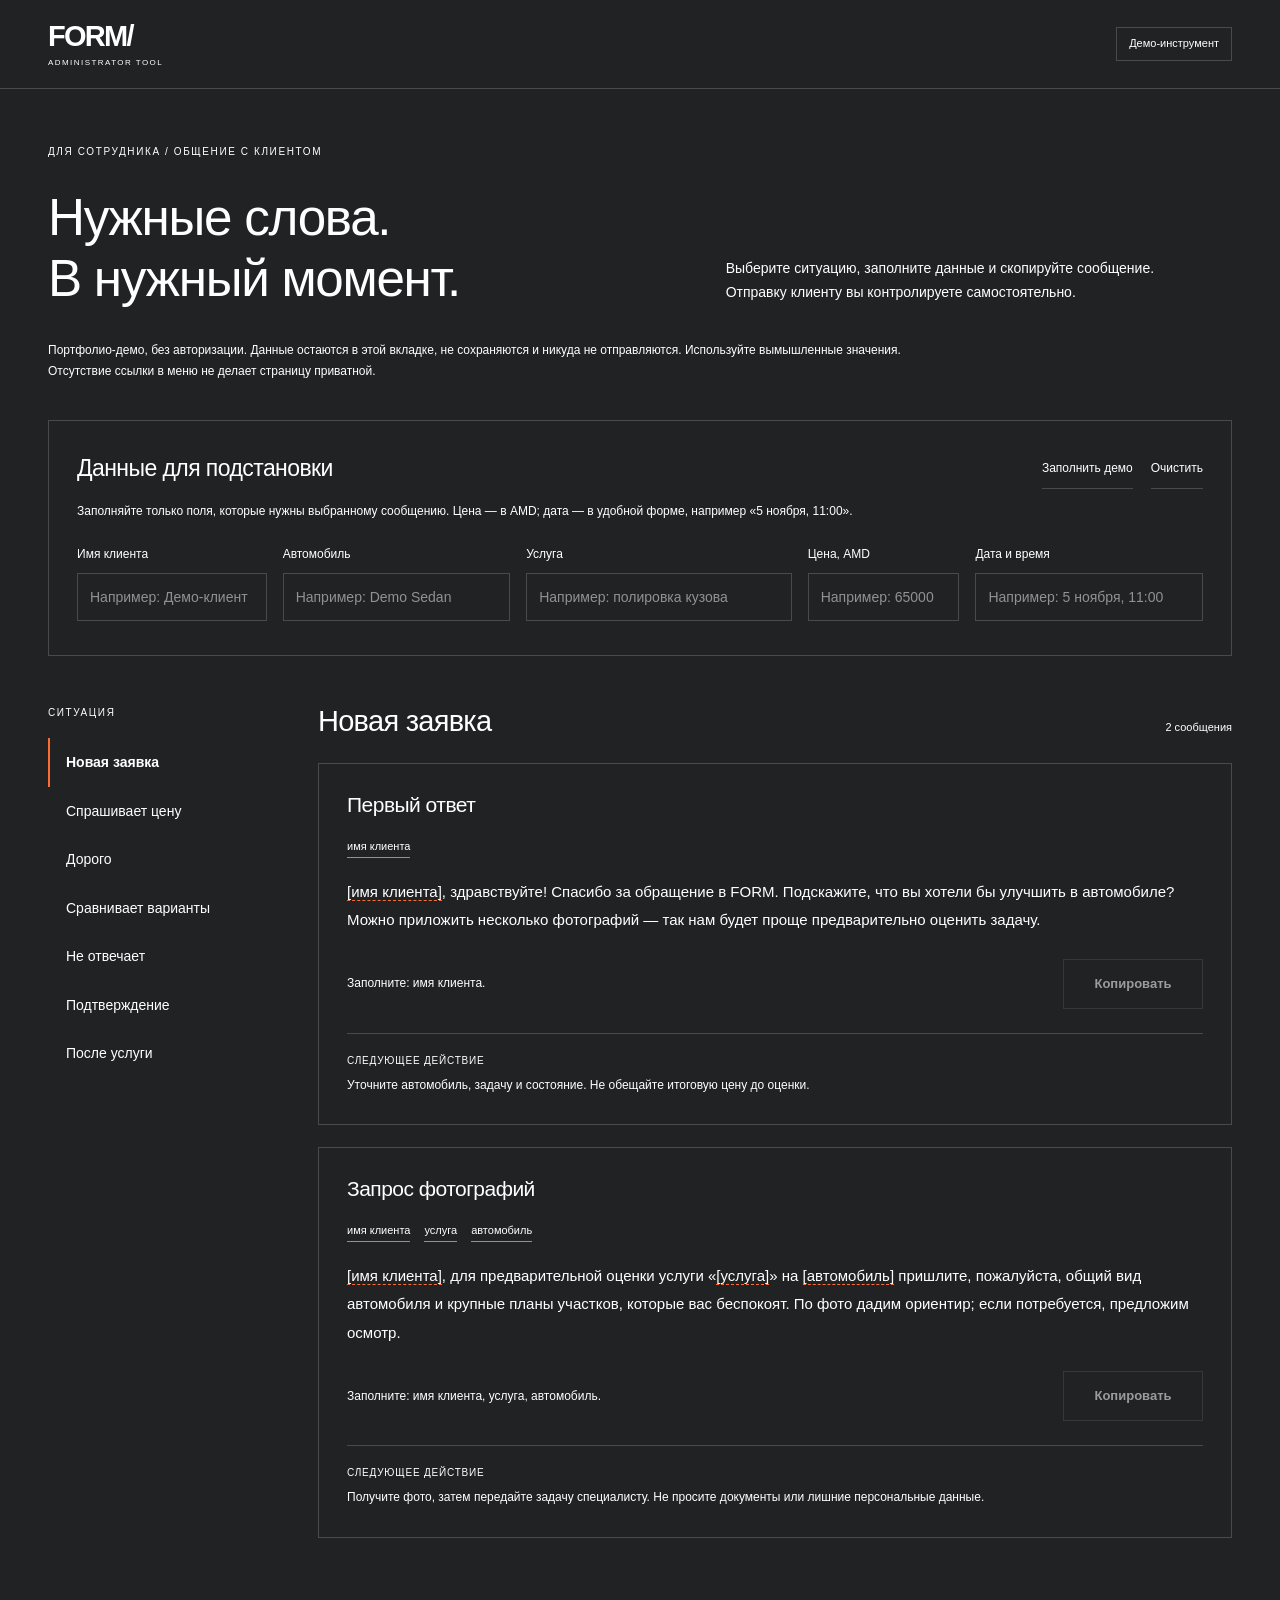
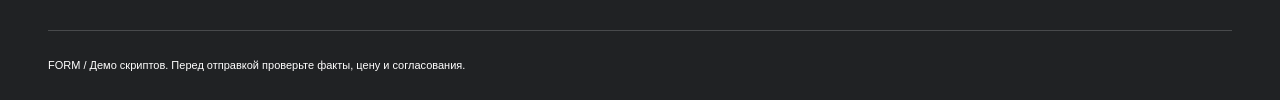
<file: site/scripts.html>
<!doctype html>
<html lang="ru"><head><meta charset="utf-8"><meta name="viewport" content="width=device-width,initial-scale=1"><meta name="robots" content="noindex,nofollow"><meta name="theme-color" content="#202224"><meta name="description" content="Демонстрационный набор сообщений для администратора FORM. Локальная подстановка данных и копирование текста."><title>FORM / Скрипты администратора · Демо</title><link rel="icon" href="assets/favicon.svg" type="image/svg+xml"><link rel="stylesheet" href="style.css"><link rel="stylesheet" href="scripts.css"><script defer src="scripts-data.js"></script><script defer src="scripts.js"></script></head>
<body class="scripts-page"><a class="skip" href="#messages">К сообщениям</a><header class="tool-header"><div class="wrap tool-header-inner"><a class="logo" href="scripts.html" aria-label="FORM — скрипты администратора">FORM<span>/</span><small>ADMINISTRATOR TOOL</small></a><span class="tool-badge">Демо-инструмент</span></div></header>
<main class="wrap tool-main"><div class="tool-title"><div><p class="kicker">Для сотрудника / Общение с клиентом</p><h1>Нужные слова.<br>В нужный момент.</h1></div><p>Выберите ситуацию, заполните данные и скопируйте сообщение. Отправку клиенту вы контролируете самостоятельно.</p></div>
<p class="tool-notice">Портфолио-демо, без авторизации. Данные остаются в этой вкладке, не сохраняются и никуда не отправляются. Используйте вымышленные значения. Отсутствие ссылки в меню не делает страницу приватной.</p>
<section class="client-panel" aria-labelledby="clientTitle"><div class="panel-heading"><h2 id="clientTitle">Данные для подстановки</h2><div class="panel-buttons"><button type="button" class="quiet-button" id="fillDemo">Заполнить демо</button><button type="button" class="quiet-button" id="clearData">Очистить</button></div></div><p class="field-hint">Заполняйте только поля, которые нужны выбранному сообщению. Цена — в AMD; дата — в удобной форме, например «5 ноября, 11:00».</p><form id="clientData" autocomplete="off" novalidate><div class="client-fields">
<div><label for="clientName">Имя клиента</label><input id="clientName" name="name" maxlength="80" placeholder="Например: Демо-клиент"></div>
<div><label for="clientCar">Автомобиль</label><input id="clientCar" name="car" maxlength="120" placeholder="Например: Demo Sedan"></div>
<div><label for="clientService">Услуга</label><input id="clientService" name="service" maxlength="160" placeholder="Например: полировка кузова"></div>
<div><label for="clientPrice">Цена, AMD</label><input id="clientPrice" name="price" inputmode="decimal" maxlength="15" placeholder="Например: 65000" aria-describedby="priceError"><p class="input-error" id="priceError"></p></div>
<div><label for="clientDate">Дата и время</label><input id="clientDate" name="date" maxlength="100" placeholder="Например: 5 ноября, 11:00"></div>
</div></form></section>
<div class="scripts-layout"><nav class="category-nav" aria-label="Ситуация общения"><p class="kicker">Ситуация</p><div id="categoryButtons"></div></nav><section id="messages" aria-labelledby="categoryTitle"><div class="message-heading"><h2 id="categoryTitle"></h2><span id="messageCount"></span></div><div id="messageList"></div></section></div>
<p id="copyStatus" class="copy-status" role="status" aria-live="polite"></p>
</main><footer class="wrap tool-footer">FORM / Демо скриптов. Перед отправкой проверьте факты, цену и согласования.</footer><noscript>Для подстановки значений и копирования включите JavaScript.</noscript></body></html>
</file>
<file: site/style.css>
:root {
  --graphite: #202224;
  --white: #fff;
  --accent: #ff6b35;
  --line: rgba(255,255,255,.18);
  --font: Arial, "Helvetica Neue", sans-serif;
}
* { box-sizing: border-box; }
html { scroll-behavior: smooth; scroll-padding-top: 100px; }
body { margin: 0; background: var(--graphite); color: var(--white); font: 15px/1.75 var(--font); -webkit-font-smoothing: antialiased; }
img { display: block; width: 100%; max-width: 100%; }
a { color: inherit; }
button, input, select, textarea { font: inherit; color: inherit; }
button { cursor: pointer; }
button:disabled { opacity: .5; cursor: wait; }
[hidden] { display: none !important; }
a:focus-visible, button:focus-visible, input:focus-visible, select:focus-visible, textarea:focus-visible, summary:focus-visible { outline: 2px solid var(--accent); outline-offset: 5px; }
h1, h2, h3, p { margin-top: 0; }
h1, h2, h3 { font-weight: 400; letter-spacing: -.025em; line-height: 1.2; overflow-wrap: anywhere; }
h2 { font-size: clamp(30px, 3vw, 44px); margin-bottom: 24px; }
h3 { font-size: 23px; margin-bottom: 18px; }
p { margin-bottom: 20px; }
.wrap { width: min(1280px, calc(100% - 96px)); margin-inline: auto; }
.section { padding: 100px 0; }
.section + .section { border-top: 1px solid var(--line); }
.kicker { font-size: 10px; letter-spacing: .16em; line-height: 1.8; text-transform: uppercase; margin: 0 0 26px; }
.kicker span { margin-right: 14px; }
.section-head { display: grid; grid-template-columns: 1fr 1fr; gap: 90px; align-items: end; margin-bottom: 48px; }
.section-head > *, .service > *, .contact-grid > *, .about-grid > *, .faq-grid > *, .packages > *, .contact-details > *, .goal-grid > * { min-width: 0; }
.section-head h2 { margin-bottom: 0; }
.section-head p { max-width: 470px; margin-bottom: 3px; font-size: 14px; }
.button { display: inline-flex; align-items: center; justify-content: center; gap: 24px; min-height: 50px; padding: 14px 24px; background: var(--accent); border: 1px solid var(--accent); color: var(--graphite); font-size: 13px; font-weight: 700; line-height: 1.5; text-decoration: none; transition: background .18s, color .18s, border-color .18s; }
.button:hover { background: var(--white); color: var(--graphite); border-color: var(--white); }
.button.secondary { color: var(--white); border-color: var(--line); background: transparent; }
.button.secondary:hover { border-color: var(--white); }
.skip { position: fixed; top: -100px; left: 20px; z-index: 100; padding: 12px 18px; background: var(--white); color: var(--graphite); }
.skip:focus { top: 12px; }
.header { position: sticky; top: 0; z-index: 40; background: var(--graphite); border-bottom: 1px solid var(--line); }
.header-inner { min-height: 88px; display: flex; align-items: center; gap: 32px; }
.logo { font-size: 29px; letter-spacing: -.06em; font-weight: 700; line-height: 1; text-decoration: none; }
.logo span { color: var(--white); }
.logo small { display: block; font-size: 8px; font-weight: 400; letter-spacing: .18em; margin-top: 8px; }
.nav { display: flex; gap: 28px; margin-left: auto; }
.nav a { font-size: 12px; text-decoration: none; }
.nav a:hover { text-decoration: underline; text-underline-offset: 6px; }
.header-cta { font-size: 11px; padding: 10px 15px; min-height: 40px; background: transparent; color: var(--white); border-color: var(--line); }
.languages { display: flex; gap: 4px; }
.languages a { display: grid; place-items: center; min-height: 36px; min-width: 30px; font-size: 10px; text-decoration: none; }
.languages a[aria-current] { border-bottom: 1px solid var(--white); }
.menu { display: none; background: transparent; border: 1px solid var(--line); min-height: 42px; padding: 8px 12px; }
.hero { padding: 48px 0 68px; }
.hero > .wrap { display: grid; grid-template-columns: .85fr 1.15fr; column-gap: 72px; grid-template-rows: auto auto auto 1fr; }
.hero .kicker { grid-column: 1; grid-row: 1; padding-top: 44px; margin-bottom: 36px; }
.hero-top { display: contents; }
.hero h1 { grid-column: 1; grid-row: 2; font-size: clamp(42px, 4.1vw, 62px); letter-spacing: -.035em; line-height: 1.13; margin: 0 0 28px; }
.hero h1 span { display: block; }
.hero-text { grid-column: 1; grid-row: 3; max-width: 360px; font-size: 14px; line-height: 1.9; margin-bottom: 34px; }
.hero-actions { grid-column: 1; grid-row: 4; display: flex; align-items: start; gap: 14px; flex-wrap: wrap; padding-bottom: 35px; }
.hero-actions .secondary { border: 0; padding-inline: 0; margin-left: 8px; font-weight: 400; }
.hero-figure { grid-column: 2; grid-row: 1 / 5; margin: 0; min-width: 0; }
.hero-figure img { height: 610px; object-fit: cover; object-position: 57% center; }
.hero-figure figcaption { display: flex; justify-content: space-between; gap: 20px; font-size: 9px; line-height: 1.5; padding-top: 14px; }
.hero-figure figcaption span:last-child { white-space: nowrap; letter-spacing: .06em; }
#goals { padding-top: 64px; padding-bottom: 70px; }
#goals > .wrap > .kicker, .process > .wrap > .kicker { display: none; }
#goals h2 { font-size: 27px; margin-bottom: 30px; }
.goal-grid { display: grid; grid-template-columns: repeat(4,minmax(0,1fr)); border-top: 1px solid var(--line); }
.goal-link { display: flex; flex-direction: column; text-decoration: none; padding: 25px 28px 0 0; gap: 14px; overflow-wrap: anywhere; }
.goal-link + .goal-link { padding-left: 28px; border-left: 1px solid var(--line); }
.goal-link b { font-size: 10px; font-weight: 400; letter-spacing: .08em; }
.goal-link strong { font-size: 19px; font-weight: 400; line-height: 1.4; }
.goal-link small { font-size: 12px; line-height: 1.7; }
.goal-link:hover strong { text-decoration: underline; text-underline-offset: 6px; }
.service { display: grid; grid-template-columns: 32px 1fr 1.3fr 180px; gap: 32px; border-top: 1px solid var(--line); padding: 32px 0; overflow-wrap: anywhere; }
.service:last-child { border-bottom: 1px solid var(--line); }
.service-num { font-size: 10px; padding-top: 5px; }
.service h3 { font-size: 22px; }
.service small { display: block; font-size: 10px; letter-spacing: .05em; margin-bottom: 8px; }
.service p { font-size: 13px; margin-bottom: 12px; }
.service-price strong { font-size: 20px; display: block; font-weight: 400; margin-bottom: 6px; }
.service-price .text-link { display: inline-block; margin-top: 14px; font-size: 12px; text-underline-offset: 6px; }
.service.is-relevant { border-left: 2px solid var(--accent); padding-left: 16px; }
.goal-feedback { font-size: 13px; border-left: 2px solid var(--accent); padding-left: 16px; }
.filters { display: flex; flex-wrap: wrap; gap: 10px 26px; margin-bottom: 32px; }
.filter { background: transparent; border: 0; border-bottom: 1px solid transparent; padding: 10px 0; min-height: 44px; font-size: 12px; }
.filter[aria-pressed=true] { border-bottom-color: var(--white); }
.work-grid { display: grid; grid-template-columns: repeat(2,minmax(0,1fr)); gap: 54px 28px; }
.work-card { min-width: 0; margin: 0; }
.work-card img { aspect-ratio: 4/3; object-fit: cover; }
.work-card:nth-child(even) { padding-top: 68px; }
.work-card h3 { font-size: 24px; margin: 22px 0 14px; }
.work-card p { font-size: 13px; margin-bottom: 9px; }
.work-card p strong { font-weight: 400; }
.work-card small { display: block; margin-top: 16px; font-size: 10px; }
.packages { display: grid; grid-template-columns: repeat(3,minmax(0,1fr)); border-top: 1px solid var(--line); }
.package { display: flex; flex-direction: column; padding: 30px 32px 0 0; }
.package + .package { padding-left: 32px; border-left: 1px solid var(--line); }
.package h3 { font-size: 22px; }
.package p { font-size: 13px; flex: 1; }
.package strong { font-size: 25px; font-weight: 400; display: block; margin: 24px 0; }
.package .button { align-self: start; background: transparent; border-color: var(--line); color: var(--white); font-size: 12px; }
.package .button:hover { border-color: var(--white); }
.process-list { display: grid; grid-template-columns: repeat(5,minmax(0,1fr)); gap: 28px; list-style: none; padding: 0; margin: 44px 0 0; }
.process-list b { display: block; font-size: 11px; font-weight: 400; border-top: 1px solid var(--line); padding-top: 20px; margin-bottom: 24px; }
.process-list h3 { font-size: 20px; }
.process-list p { font-size: 12px; }
.about-grid { display: grid; grid-template-columns: 1fr 1fr; gap: 100px; }
.about-grid > div > p { font-size: 14px; }
.principle { border-top: 1px solid var(--line); padding: 24px 0; }
.principle h3 { font-size: 21px; }
.principle p { font-size: 13px; margin-bottom: 0; }
.about-image { height: 420px; object-fit: cover; object-position: center 55%; margin-top: 56px; }
.about .hint { margin-top: 14px; font-size: 10px; }
.faq-grid { display: grid; grid-template-columns: .9fr 1.1fr; gap: 90px; }
.faq-item { border-top: 1px solid var(--line); }
.faq-item:last-child { border-bottom: 1px solid var(--line); }
summary { position: relative; list-style: none; cursor: pointer; padding: 22px 36px 22px 0; font-size: 15px; }
summary::-webkit-details-marker { display: none; }
summary:after { content: '+'; position: absolute; right: 0; top: 19px; font-size: 21px; }
details[open] summary:after { content: '−'; }
.faq-item p { font-size: 13px; padding-right: 22px; }
.request .section-head { align-items: start; }
.request .section-head p { margin-bottom: 16px; }
.request .privacy { font-size: 12px; }
.wizard { border: 1px solid var(--line); max-width: 960px; margin: 0 auto; padding: 42px; }
.wizard-progress { display: grid; grid-template-columns: repeat(5,minmax(0,1fr)); gap: 14px; list-style: none; padding: 0; margin: 0 0 36px; }
.wizard-progress li { border-top: 1px solid var(--line); padding-top: 12px; font-size: 11px; line-height: 1.5; }
.wizard-progress li[aria-current] { border-top: 1px solid var(--accent); }
.wizard-progress li.done { border-color: var(--white); }
.step-count { font-size: 11px; margin-bottom: 12px; }
.wizard h3 { font-size: 28px; margin-bottom: 26px; }
.choices { display: grid; grid-template-columns: repeat(2,minmax(0,1fr)); border: 0; padding: 0; margin: 0; gap: 10px; min-width: 0; }
.choice { position: relative; }
.choice input { position: absolute; top: 24px; left: 17px; width: 15px; height: 15px; margin: 0; accent-color: var(--white); }
.choice span { display: flex; justify-content: center; flex-direction: column; min-height: 76px; border: 1px solid var(--line); padding: 16px 16px 16px 46px; font-size: 13px; }
.choice span small { display: block; font-size: 11px; margin-top: 4px; }
.choice input:checked + span { border-color: var(--white); }
.choice input:focus-visible + span { outline: 2px solid var(--accent); outline-offset: 4px; }
.fields { display: grid; grid-template-columns: repeat(2,minmax(0,1fr)); gap: 22px; }
.field { min-width: 0; }
.field.wide { grid-column: 1/-1; }
.field-label { display: block; font-size: 13px; margin-bottom: 9px; }
.control { background: var(--graphite); color: var(--white); width: 100%; border: 1px solid var(--line); border-radius: 0; min-height: 50px; padding: 12px 14px; font-size: 16px; color-scheme: dark; }
textarea.control { resize: vertical; min-height: 140px; }
.error { font-size: 12px; min-height: 20px; margin-top: 6px; }
.error:not(:empty):before { content: '! '; color: var(--accent); }
.hint { font-size: 12px; }
.upload { margin-top: 26px; }
.upload input { width: 100%; font-size: 12px; }
.upload input::file-selector-button { background: transparent; color: var(--white); padding: 12px; margin-right: 12px; border: 1px solid var(--line); cursor: pointer; }
.photo-grid { display: grid; grid-template-columns: repeat(5,minmax(0,1fr)); gap: 12px; margin: 20px 0; }
.photo-preview { margin: 0; min-width: 0; }
.photo-preview img { aspect-ratio: 1; object-fit: cover; }
.photo-preview button { width: 100%; min-height: 40px; border: 1px solid var(--line); padding: 7px; font-size: 10px; color: var(--white); background: var(--graphite); }
.wizard-actions { display: flex; justify-content: space-between; gap: 16px; border-top: 1px solid var(--line); padding-top: 24px; margin-top: 30px; }
.review { margin: 0; }
.review > div { display: grid; grid-template-columns: 160px minmax(0,1fr); gap: 20px; padding: 16px 0; border-bottom: 1px solid var(--line); }
.review dt { font-size: 12px; }
.review dd { font-size: 14px; margin: 0; overflow-wrap: anywhere; white-space: pre-wrap; }
.success-mark { font-size: 36px; margin-bottom: 24px; }
.success p { max-width: 600px; }
.contact-grid { display: grid; grid-template-columns: 1fr 1fr; gap: 90px; }
.contact-details { display: grid; grid-template-columns: 1fr 1fr; gap: 30px; overflow-wrap: anywhere; }
.contact-details small { font-size: 10px; letter-spacing: .05em; }
.contact-details p { font-size: 13px; margin: 8px 0 0; }
.map { border: 1px solid var(--line); padding: 28px; min-height: 150px; grid-column: 1/-1; }
.map h3 { font-size: 20px; }
.map span { font-size: 12px; }
.footer { border-top: 1px solid var(--line); padding: 36px 0; }
.footer-inner { display: flex; align-items: center; justify-content: space-between; gap: 30px; }
.footer p { font-size: 11px; max-width: 460px; margin: 0; }
.footer a:last-child { font-size: 12px; white-space: nowrap; }
.sr-only { position: absolute; width: 1px; height: 1px; padding: 0; margin: -1px; overflow: hidden; clip: rect(0,0,0,0); white-space: nowrap; border: 0; }
@media(max-width:1100px) {
  .wrap { width: calc(100% - 56px); }
  .header-inner { gap: 22px; }
  .header-cta { display: none; }
  .nav { gap: 20px; }
  .hero > .wrap { column-gap: 40px; grid-template-columns: 1fr 1.1fr; }
  .hero .kicker { padding-top: 20px; }
  .hero h1 { font-size: 45px; }
  .hero-figure img { height: 560px; }
  .hero-figure figcaption span:last-child { display: none; }
  .service { grid-template-columns: 26px 1fr 1.2fr; gap: 24px; }
  .service-price { grid-column: 2/-1; display: flex; align-items: center; gap: 24px; flex-wrap: wrap; }
  .service-price strong, .service-price p, .service-price .text-link { margin: 0; }
  .section-head, .about-grid, .faq-grid, .contact-grid { gap: 45px; }
  .goal-link { padding-right: 20px; }
  .goal-link + .goal-link { padding-left: 20px; }
}
@media(max-width:760px) {
  .wrap { width: calc(100% - 40px); }
  .section { padding: 68px 0; }
  .header-inner { min-height: 72px; gap: 12px; }
  .logo { font-size: 27px; }
  .languages { margin-left: auto; }
  .menu { display: block; width: 42px; height: 42px; flex: 0 0 42px; padding: 0; font-size: 0; }
  .menu:after { content: '☰'; font-size: 20px; }
  .nav { display: none; position: absolute; top: 100%; left: 0; right: 0; background: var(--graphite); border-bottom: 1px solid var(--line); padding: 14px 20px 24px; flex-direction: column; gap: 0; }
  .nav.is-open { display: flex; }
  .nav a { font-size: 15px; padding: 13px 0; }
  .hero { padding: 24px 0 42px; }
  .hero > .wrap { display: flex; flex-direction: column; }
  .hero .kicker { padding: 0; margin-bottom: 20px; font-size: 9px; order: 0; }
  .hero-figure { order: 1; margin-bottom: 30px; }
  .hero-figure img { height: 350px; object-position: 58% center; }
  .hero-figure figcaption { font-size: 8px; padding-top: 10px; }
  .hero h1 { order: 2; font-size: clamp(33px,8vw,43px); margin-bottom: 22px; }
  .hero-text { order: 3; max-width: 100%; font-size: 13px; margin-bottom: 26px; }
  .hero-actions { order: 4; padding-bottom: 0; gap: 20px; }
  .hero-actions .secondary { margin-left: 0; }
  .button { padding: 13px 18px; font-size: 12px; }
  .section-head { grid-template-columns: minmax(0,1fr); gap: 22px; margin-bottom: 32px; }
  .section-head p { font-size: 13px; }
  #goals { padding: 48px 0; }
  #goals h2 { font-size: 24px; }
  .goal-grid { grid-template-columns: repeat(2,minmax(0,1fr)); }
  .goal-link { padding: 22px 14px 22px 0; gap: 10px; }
  .goal-link + .goal-link { padding-left: 14px; }
  .goal-link:nth-child(3) { padding-left: 0; border-left: 0; }
  .goal-link:nth-child(n+3) { border-top: 1px solid var(--line); }
  .goal-link strong { font-size: 17px; }
  .goal-link small { font-size: 11px; }
  .service { grid-template-columns: 22px minmax(0,1fr); gap: 14px; padding: 26px 0; }
  .service h3 { font-size: 22px; }
  .service-scope, .service-price { grid-column: 2; }
  .service-price { display: block; }
  .service-price strong { margin-bottom: 8px; }
  .service-price .text-link { margin-top: 16px; }
  .work-grid { grid-template-columns: minmax(0,1fr); gap: 36px; }
  .work-card:nth-child(even) { padding-top: 0; }
  .filters { gap: 6px 20px; }
  .packages { grid-template-columns: minmax(0,1fr); }
  .package, .package + .package { padding: 26px 0; border-left: 0; }
  .package + .package { border-top: 1px solid var(--line); }
  .package strong { margin: 10px 0 22px; }
  .process-list { grid-template-columns: minmax(0,1fr); gap: 24px; }
  .process-list li { display: grid; grid-template-columns: 28px minmax(0,1fr); gap: 6px 20px; }
  .process-list b { grid-row: 1/3; padding-top: 8px; margin: 0; }
  .process-list h3 { margin: 0; padding-top: 6px; }
  .process-list p { grid-column: 2; margin: 0; }
  .about-grid, .faq-grid, .contact-grid { grid-template-columns: minmax(0,1fr); gap: 30px; }
  .about-image { height: 260px; margin-top: 28px; }
  .wizard { padding: 24px 16px; }
  .wizard-progress { gap: 7px; margin-bottom: 28px; }
  .wizard-progress li { font-size: 9px; overflow-wrap: anywhere; }
  .wizard h3 { font-size: 24px; }
  .fields, .choices { grid-template-columns: minmax(0,1fr); }
  .photo-grid { grid-template-columns: repeat(3,minmax(0,1fr)); }
  .review > div { grid-template-columns: minmax(0,1fr); gap: 6px; }
  .wizard-actions { gap: 10px; }
  .wizard-actions .button { padding-inline: 14px; }
  .contact-details { grid-template-columns: minmax(0,1fr); }
  .footer-inner { flex-direction: column; align-items: start; gap: 24px; }
}
@media(prefers-reduced-motion:reduce) {
  html { scroll-behavior: auto; }
  *, *:before, *:after { transition: none !important; animation: none !important; }
}
</file>
<file: site/scripts.css>
.scripts-page{font-size:14px}.tool-header{border-bottom:1px solid var(--line)}.tool-header-inner{display:flex;align-items:center;justify-content:space-between;min-height:88px;gap:20px}.tool-badge{font-size:11px;border:1px solid var(--line);padding:6px 12px}.tool-main{padding-block:54px 70px}.tool-title{display:grid;grid-template-columns:1.2fr 1fr;gap:70px;align-items:end;margin-bottom:24px}.tool-title h1{font-size:clamp(34px,4vw,52px);margin-bottom:0}.tool-title p:last-child{max-width:440px;margin-bottom:5px}.tool-notice{font-size:12px;max-width:900px;margin:30px 0 38px}.client-panel{border:1px solid var(--line);padding:28px;margin-bottom:48px}.panel-heading{display:flex;justify-content:space-between;align-items:center;gap:20px;margin-bottom:12px}.panel-heading h2{font-size:23px;margin:0}.panel-buttons{display:flex;gap:18px;flex-wrap:wrap}.quiet-button{border:0;border-bottom:1px solid var(--line);background:transparent;padding:8px 0;font-size:12px;min-height:40px}.quiet-button:hover{border-color:var(--white)}.field-hint{font-size:12px;margin-bottom:22px}.client-fields{display:grid;grid-template-columns:1fr 1.2fr 1.4fr .8fr 1.2fr;gap:16px}.client-fields>div{min-width:0}.client-fields label{display:block;font-size:12px;margin-bottom:8px}.client-fields input{width:100%;min-height:46px;background:var(--graphite);border:1px solid var(--line);padding:11px 12px;font-size:14px;border-radius:0}.client-fields input::placeholder{color:var(--white);opacity:.5}.input-error{font-size:11px;margin:6px 0 0}.scripts-layout{display:grid;grid-template-columns:210px minmax(0,1fr);gap:60px;align-items:start}.category-nav{position:sticky;top:24px}.category-nav .kicker{margin-bottom:16px}.category-nav button{display:block;text-align:left;width:100%;min-height:46px;background:transparent;border:0;border-left:2px solid transparent;padding:12px 16px;font-size:14px}.category-nav button[aria-current]{border-left-color:var(--accent);font-weight:700}.category-nav button:hover{box-shadow:inset 0 -1px var(--line)}.message-heading{display:flex;justify-content:space-between;align-items:baseline;gap:20px;margin-bottom:24px}.message-heading h2{font-size:29px;margin:0}.message-heading>span{font-size:11px;white-space:nowrap}.message-card{padding:28px;border:1px solid var(--line);margin-bottom:22px}.message-card h3{font-size:21px;margin-bottom:20px}.message-text{line-height:1.9;font-size:15px;white-space:pre-wrap;overflow-wrap:anywhere;margin-bottom:24px;user-select:text}.placeholder{border-bottom:1px dashed var(--accent);font-weight:400}.message-bottom{display:flex;align-items:center;justify-content:space-between;gap:20px}.message-bottom p{font-size:12px;margin:0;max-width:480px}.message-bottom .button{min-width:140px}.message-bottom .button:disabled{background:transparent;color:var(--white);border-color:var(--line);opacity:.55;cursor:not-allowed}.next-action{font-size:12px;border-top:1px solid var(--line);padding-top:18px;margin-top:24px;line-height:1.8}.next-action strong{display:block;font-weight:400;text-transform:uppercase;letter-spacing:.08em;font-size:10px;margin-bottom:5px}.required-fields{display:flex;flex-wrap:wrap;gap:6px 14px;margin-bottom:20px;font-size:11px}.required-fields span{border-bottom:1px solid var(--line)}.required-fields .missing{border-color:var(--accent)}.copy-status{position:fixed;bottom:20px;left:50%;transform:translateX(-50%);width:max-content;max-width:calc(100% - 40px);background:var(--graphite);border:1px solid var(--white);padding:12px 20px;font-size:13px;z-index:20;margin:0;overflow-wrap:anywhere}.copy-status:empty{display:none}.tool-footer{font-size:11px;border-top:1px solid var(--line);padding-block:25px}.manual-copy{margin-top:20px;border-top:1px solid var(--line);padding-top:18px}.manual-copy label{display:block;font-size:12px;margin-bottom:8px}.manual-copy textarea{display:block;width:100%;min-height:160px;background:var(--graphite);border:1px solid var(--white);padding:12px;font-size:14px}.manual-copy p{font-size:12px;margin-top:10px}
@media(max-width:1100px){.client-fields{grid-template-columns:repeat(3,minmax(0,1fr))}.scripts-layout{gap:32px;grid-template-columns:185px minmax(0,1fr)}}
@media(max-width:760px){.tool-main{padding-top:34px}.tool-header-inner{min-height:72px}.tool-badge{font-size:10px;padding:5px 8px}.tool-title{grid-template-columns:minmax(0,1fr);gap:24px}.tool-title h1{font-size:35px}.client-panel{padding:20px 16px;margin-bottom:30px}.panel-heading{align-items:start;flex-direction:column;gap:8px}.panel-heading h2{font-size:22px}.client-fields{grid-template-columns:minmax(0,1fr)}.client-fields input{font-size:16px}.scripts-layout{grid-template-columns:minmax(0,1fr);gap:30px}.category-nav{position:static}.category-nav #categoryButtons{display:flex;flex-wrap:wrap;gap:8px}.category-nav button{width:auto;border:1px solid var(--line);font-size:12px;min-height:42px;padding:10px 12px}.category-nav button[aria-current]{border-color:var(--white)}.message-heading h2{font-size:25px}.message-card{padding:22px 16px}.message-text{font-size:14px}.message-bottom{align-items:stretch;flex-direction:column;gap:16px}.message-bottom .button{width:100%}}
</file>
